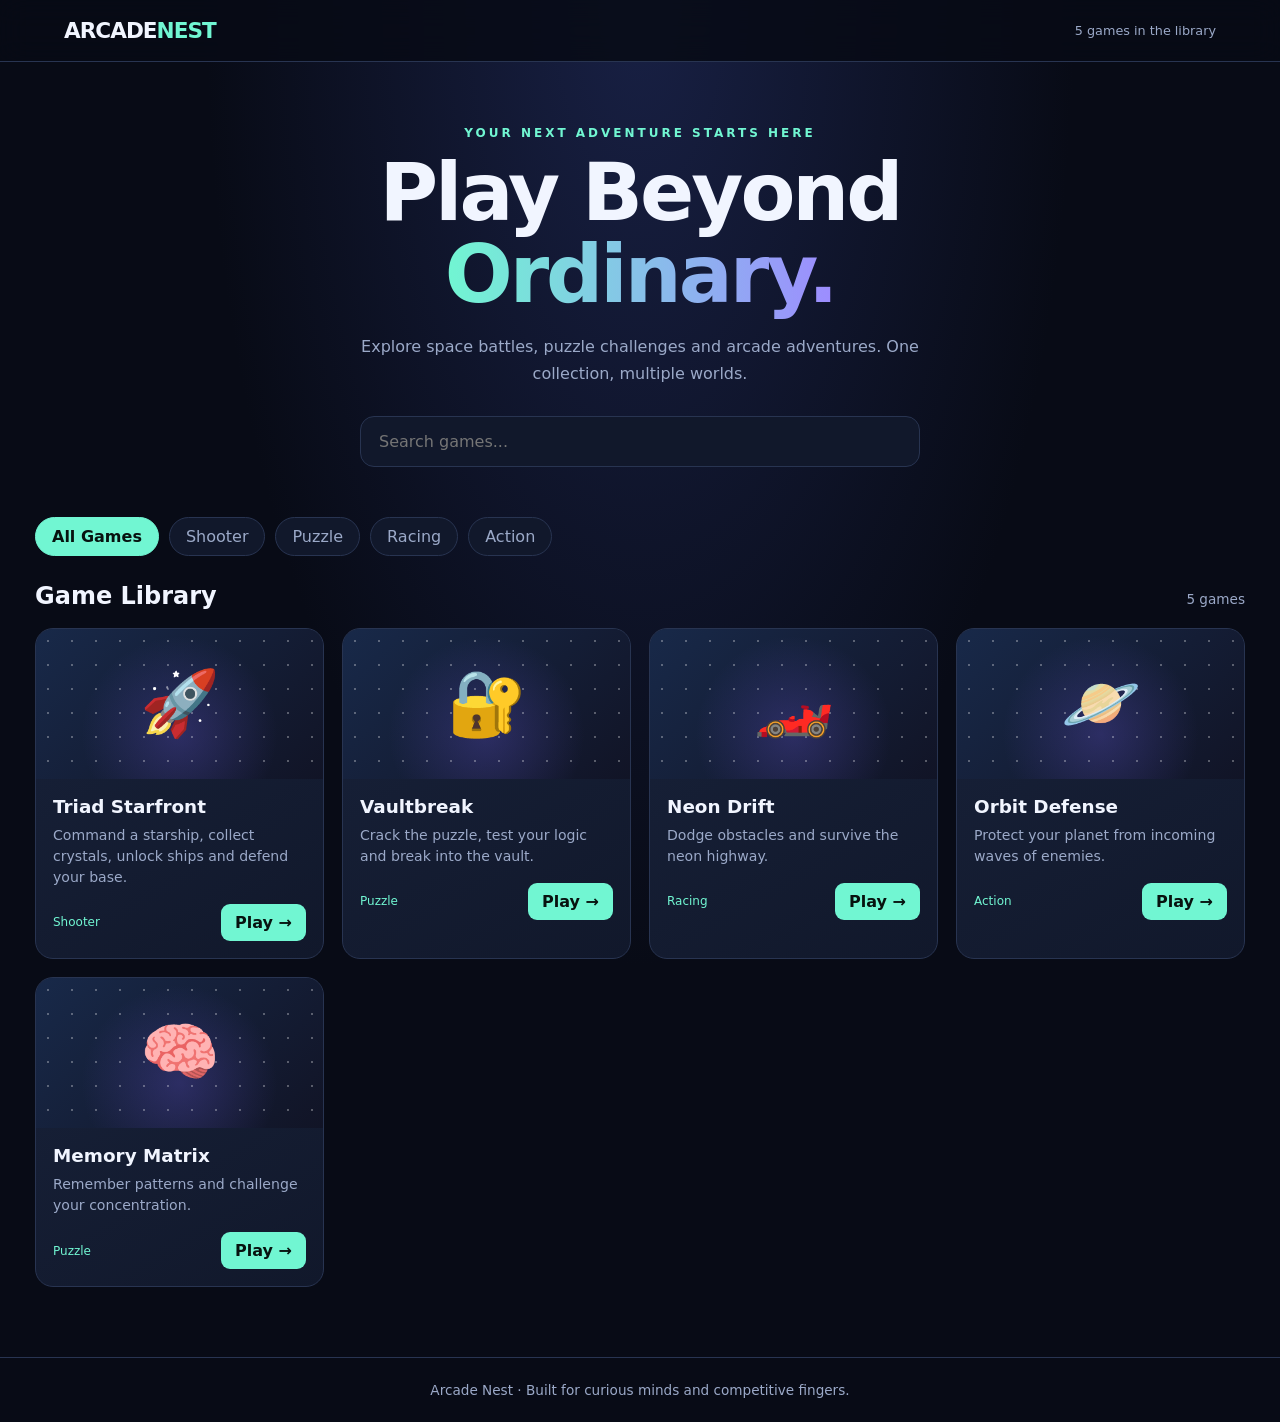
<file: index.html>
<!DOCTYPE html>
<html lang="en">
<head>
  <meta name="google-site-verification" content="3nID4ht8TWQpAiobn6CXA8mtwhDAMIKQcCTpIVv_ilw" />
  <meta charset="UTF-8">
  <meta name="viewport" content="width=device-width, initial-scale=1">
  <meta name="theme-color" content="#080b16">
  <title>Arcade Nest | Play Beyond</title>
  <style>
    :root {
      --bg: #080b16;
      --panel: #11182b;
      --panel2: #18223a;
      --text: #f1f5ff;
      --muted: #9ba9c8;
      --accent: #71f6d2;
      --accent2: #9d8cff;
      --border: #283451;
    }

    * { box-sizing: border-box; }

    body {
      margin: 0;
      background:
        radial-gradient(ellipse at top, #182044 0%, transparent 48%),
        var(--bg);
      color: var(--text);
      font-family: system-ui, -apple-system, sans-serif;
      min-height: 100vh;
    }

    button, input { font: inherit; }

    button {
      cursor: pointer;
      border: 0;
    }

    .topbar {
      display: flex;
      align-items: center;
      justify-content: space-between;
      gap: 16px;
      padding: 18px clamp(16px, 5vw, 64px);
      border-bottom: 1px solid var(--border);
      background: #080b16dc;
      position: sticky;
      top: 0;
      z-index: 5;
      backdrop-filter: blur(14px);
    }

    .logo {
      font-size: 1.35rem;
      font-weight: 900;
      letter-spacing: -1px;
    }

    .logo span { color: var(--accent); }

    .status {
      color: var(--muted);
      font-size: .8rem;
    }

    .hero {
      padding: 64px 20px 38px;
      text-align: center;
    }

    .eyebrow {
      color: var(--accent);
      text-transform: uppercase;
      letter-spacing: 3px;
      font-weight: 800;
      font-size: .75rem;
    }

    h1 {
      margin: 12px 0;
      font-size: clamp(2.4rem, 8vw, 5rem);
      line-height: 1.02;
      letter-spacing: -3px;
    }

    h1 span {
      background: linear-gradient(90deg, var(--accent), var(--accent2));
      -webkit-background-clip: text;
      background-clip: text;
      color: transparent;
    }

    .hero p {
      max-width: 570px;
      margin: 18px auto 28px;
      color: var(--muted);
      line-height: 1.7;
    }

    .search-wrap {
      width: min(560px, 100%);
      margin: auto;
    }

    #search {
      width: 100%;
      padding: 15px 18px;
      border: 1px solid var(--border);
      border-radius: 14px;
      outline: none;
      background: var(--panel);
      color: var(--text);
    }

    #search:focus { border-color: var(--accent); }

    main {
      max-width: 1250px;
      padding: 0 20px 70px;
      margin: auto;
    }

    .toolbar {
      display: flex;
      flex-wrap: wrap;
      align-items: center;
      gap: 10px;
      margin: 12px 0 26px;
    }

    .filter {
      background: var(--panel);
      color: var(--muted);
      border: 1px solid var(--border);
      border-radius: 999px;
      padding: 9px 16px;
    }

    .filter.active {
      color: #07120f;
      background: var(--accent);
      border-color: var(--accent);
      font-weight: 800;
    }

    .section-heading {
      display: flex;
      justify-content: space-between;
      align-items: baseline;
      gap: 12px;
      margin-bottom: 18px;
    }

    .section-heading h2 {
      margin: 0;
      font-size: 1.5rem;
    }

    #count {
      color: var(--muted);
      font-size: .85rem;
    }

    .grid {
      display: grid;
      grid-template-columns: repeat(auto-fill, minmax(min(100%, 250px), 1fr));
      gap: 18px;
    }

    .card {
      overflow: hidden;
      background: linear-gradient(150deg, var(--panel2), var(--panel));
      border: 1px solid var(--border);
      border-radius: 18px;
      transition: transform .2s, border-color .2s;
    }

    .card:hover {
      transform: translateY(-5px);
      border-color: var(--accent);
    }

    .cover {
      height: 150px;
      display: grid;
      place-items: center;
      font-size: 4rem;
      background:
        radial-gradient(circle at 50% 70%, #5146a966, transparent 55%),
        linear-gradient(135deg, #182949, #111426);
      position: relative;
    }

    .cover::after {
      content: "";
      position: absolute;
      inset: 0;
      opacity: .3;
      background-image: radial-gradient(#fff 1px, transparent 1px);
      background-size: 24px 24px;
    }

    .cover span { z-index: 1; }

    .card-content { padding: 17px; }

    .card h3 {
      margin: 0 0 8px;
      font-size: 1.15rem;
    }

    .card p {
      min-height: 42px;
      margin: 0 0 16px;
      color: var(--muted);
      font-size: .88rem;
      line-height: 1.5;
    }

    .card-bottom {
      display: flex;
      justify-content: space-between;
      align-items: center;
      gap: 10px;
    }

    .tag {
      color: var(--accent);
      font-size: .75rem;
      text-transform: capitalize;
    }

    .play {
      background: var(--accent);
      color: #07120f;
      border-radius: 9px;
      padding: 9px 14px;
      font-weight: 850;
    }

    .play:hover { filter: brightness(1.1); }

    .empty, .message {
      color: var(--muted);
      text-align: center;
      padding: 35px 12px;
      line-height: 1.6;
    }

    footer {
      border-top: 1px solid var(--border);
      padding: 24px 16px;
      text-align: center;
      color: var(--muted);
      font-size: .85rem;
    }

    .modal {
      position: fixed;
      inset: 0;
      z-index: 20;
      display: none;
      background: #03050beF;
      padding: 12px;
    }

    .modal.open { display: flex; flex-direction: column; }

    .modal-bar {
      display: flex;
      justify-content: space-between;
      align-items: center;
      gap: 12px;
      padding: 8px 4px 12px;
    }

    #gameTitle {
      font-weight: 850;
      overflow-wrap: anywhere;
    }

    .close {
      background: #26324d;
      color: white;
      border-radius: 9px;
      padding: 10px 15px;
    }

    #gameFrame {
      flex: 1;
      width: 100%;
      min-height: 0;
      background: #080b16;
      border: 1px solid var(--border);
      border-radius: 12px;
    }

    @media (max-width: 500px) {
      .hero { padding-top: 44px; }
      h1 { letter-spacing: -1.5px; }
      .status { display: none; }
    }
  </style>
</head>
<body>
  <header class="topbar">
    <div class="logo">ARCADE<span>NEST</span></div>
    <div class="status" id="siteStatus">Loading game library...</div>
  </header>

  <section class="hero">
    <div class="eyebrow">Your next adventure starts here</div>
    <h1>Play Beyond<br><span>Ordinary.</span></h1>
    <p>
      Explore space battles, puzzle challenges and arcade adventures.
      One collection, multiple worlds.
    </p>
    <div class="search-wrap">
      <input id="search" type="search"
        placeholder="Search games..." aria-label="Search games">
    </div>
  </section>

  <main>
    <div class="toolbar" id="filters">
      <button class="filter active" data-category="all">All Games</button>
    </div>

    <div class="section-heading">
      <h2>Game Library</h2>
      <span id="count">Loading...</span>
    </div>

    <div class="grid" id="gameGrid"></div>
    <div class="empty" id="emptyState" hidden>
      No games found. Try another search or category.
    </div>
  </main>

  <footer>
    Arcade Nest · Built for curious minds and competitive fingers.
  </footer>

  <div class="modal" id="gameModal" role="dialog"
       aria-modal="true" aria-label="Game window">
    <div class="modal-bar">
      <span id="gameTitle">Game</span>
      <button class="close" id="closeGame">✕ Close Game</button>
    </div>
    <iframe id="gameFrame" title="Game"
      allow="fullscreen; autoplay"
      referrerpolicy="strict-origin-when-cross-origin"></iframe>
  </div>

  <script>
    (() => {
      "use strict";

      const grid = document.getElementById("gameGrid");
      const search = document.getElementById("search");
      const filters = document.getElementById("filters");
      const count = document.getElementById("count");
      const emptyState = document.getElementById("emptyState");
      const status = document.getElementById("siteStatus");
      const modal = document.getElementById("gameModal");
      const frame = document.getElementById("gameFrame");
      const gameTitle = document.getElementById("gameTitle");

      let games = [];
      let activeCategory = "all";

      const icons = {
        arcade: "🚀",
        action: "⚡",
        puzzle: "🧩",
        strategy: "🧠",
        racing: "🏎️",
        shooter: "🌌"
      };

      function safeText(value, fallback = "") {
        return typeof value === "string" ? value : fallback;
      }

      function normalisePath(path) {
        // Resolve paths relative to this website, not the domain root.
        return new URL(path, document.baseURI).href;
      }

      function renderFilters() {
        const categories = [...new Set(
          games.map(g => safeText(g.category, "other").toLowerCase())
        )];

        filters.innerHTML = "";

        const all = ["all", ...categories];

        all.forEach(category => {
          const button = document.createElement("button");
          button.className =
            "filter" + (category === activeCategory ? " active" : "");
          button.dataset.category = category;
          button.textContent =
            category === "all"
              ? "All Games"
              : category.charAt(0).toUpperCase() + category.slice(1);

          filters.appendChild(button);
        });
      }

      function renderGames() {
        const query = search.value.trim().toLowerCase();

        const visible = games.filter(game => {
          const category = safeText(game.category, "other").toLowerCase();
          const searchable = [
            game.name,
            game.description,
            game.category,
            ...(Array.isArray(game.tags) ? game.tags : [])
          ].map(v => safeText(v)).join(" ").toLowerCase();

          return (activeCategory === "all" ||
                  category === activeCategory) &&
                 searchable.includes(query);
        });

        grid.replaceChildren();
        count.textContent = `${visible.length} game${visible.length === 1 ? "" : "s"}`;
        emptyState.hidden = visible.length !== 0;

        visible.forEach(game => {
          const card = document.createElement("article");
          card.className = "card";

          const cover = document.createElement("div");
          cover.className = "cover";

          const icon = document.createElement("span");
          icon.textContent = safeText(
            game.icon,
            icons[safeText(game.category).toLowerCase()] || "🎮"
          );
          cover.appendChild(icon);

          const content = document.createElement("div");
          content.className = "card-content";

          const title = document.createElement("h3");
          title.textContent = safeText(game.name, "Untitled Game");

          const description = document.createElement("p");
          description.textContent = safeText(
            game.description, "An adventure awaits."
          );

          const bottom = document.createElement("div");
          bottom.className = "card-bottom";

          const tag = document.createElement("span");
          tag.className = "tag";
          tag.textContent = safeText(game.category, "other");

          const play = document.createElement("button");
          play.className = "play";
          play.textContent = "Play →";
          play.addEventListener("click", () => launchGame(game));

          bottom.append(tag, play);
          content.append(title, description, bottom);
          card.append(cover, content);
          grid.appendChild(card);
        });
      }

      function launchGame(game) {
        if (!game || typeof game.entry !== "string") {
          alert("This game has no valid entry file.");
          return;
        }

        const gameUrl = normalisePath(game.entry);
        gameTitle.textContent = safeText(game.name, "Game");
        modal.classList.add("open");
        document.body.style.overflow = "hidden";

        // HTML games load directly. JavaScript games use a small host page
        // that imports their module.
        if (gameUrl.endsWith(".html")) {
          frame.src = gameUrl;
        } else if (gameUrl.endsWith(".js")) {
          const escapedUrl = JSON.stringify(gameUrl);
          const escapedName = JSON.stringify(
            safeText(game.name, "Arcade Nest Game")
          );

          const host = `<!DOCTYPE html>
<html lang="en">
<head>
<meta charset="UTF-8">
<meta name="viewport" content="width=device-width,initial-scale=1">
<title>${safeText(game.name, "Game").replace(/[<&>"]/g, "")}</title>
<style>
html,body{margin:0;width:100%;height:100%;overflow:hidden;background:#080b16;color:#fff;font-family:system-ui}
#game-root{width:100%;height:100%}
#error{padding:24px;color:#ffb4b4;white-space:pre-wrap}
</style>
</head>
<body>
<div id="game-root"></div>
<div id="error"></div>
<script type="module">
try {
 const module = await import(${escapedUrl});
 if (typeof module.mount === "function") {
   await module.mount(document.getElementById("game-root"));
 } else if (typeof module.default === "function") {
   await module.default(document.getElementById("game-root"));
 } else {
   throw new Error("Game module must export mount(root) or a default function.");
 }
} catch (e) {
 document.getElementById("error").textContent =
   "Could not load this game: " + e.message;
 console.error(e);
}
<\/script>
</body>
</html>`;

          frame.srcdoc = host;
        } else {
          alert("Unsupported game file. Use an .html or .js entry.");
          closeGame();
        }
      }

      function closeGame() {
        modal.classList.remove("open");
        frame.removeAttribute("src");
        frame.removeAttribute("srcdoc");
        document.body.style.overflow = "";
      }

      filters.addEventListener("click", event => {
        const button = event.target.closest("button[data-category]");
        if (!button) return;

        activeCategory = button.dataset.category;
        renderFilters();
        renderGames();
      });

      search.addEventListener("input", renderGames);
      document.getElementById("closeGame").addEventListener("click", closeGame);

      document.addEventListener("keydown", event => {
        if (event.key === "Escape" && modal.classList.contains("open")) {
          closeGame();
        }
      });

      async function init() {
        try {
          const response = await fetch("./games.json", { cache: "no-store" });
          if (!response.ok) {
            throw new Error(`games.json returned HTTP ${response.status}`);
          }

          const data = await response.json();
          if (!Array.isArray(data)) {
            throw new Error("games.json must contain a JSON array.");
          }

          games = data.filter(game =>
            game &&
            typeof game.id === "string" &&
            typeof game.name === "string" &&
            typeof game.entry === "string"
          );

          renderFilters();
          renderGames();
          status.textContent = `${games.length} games in the library`;
        } catch (error) {
          console.error(error);
          status.textContent = "Game library could not load";
          count.textContent = "Library error";
          emptyState.hidden = false;
          emptyState.textContent =
            "Could not load games.json. Check that it exists in the repository root and contains valid JSON.";
        }
      }

      init();
    })();
  </script>
</body>
</html>
</file>
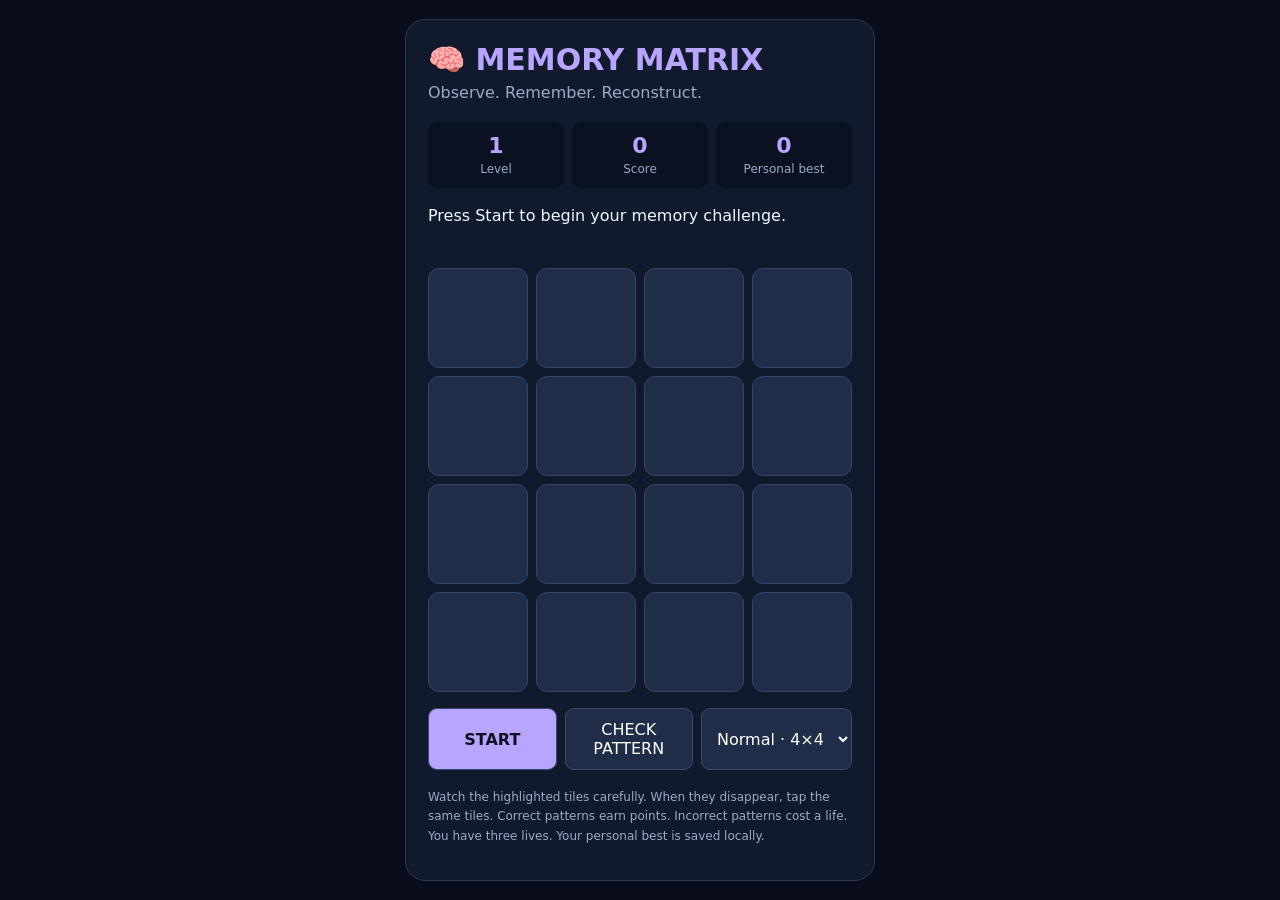
<file: games/memory-matrix/index.html>
<!DOCTYPE html>
<html lang="en">
<head>
<meta charset="UTF-8">
<meta name="viewport" content="width=device-width,initial-scale=1">
<title>Memory Matrix | Arcade Nest</title>
<style>
*{box-sizing:border-box}
body{margin:0;min-height:100vh;background:#090d1b;color:#f1f5ff;font-family:system-ui,sans-serif;display:grid;place-items:center;padding:16px}
.app{width:min(470px,100%);padding:22px;background:#111a2d;border:1px solid #293956;border-radius:20px}
h1{margin:0;color:#b7a5ff;font-size:30px}
.sub{color:#9baac7;margin:6px 0 20px}
.stats{display:grid;grid-template-columns:repeat(3,1fr);gap:8px}
.stat{background:#0a1222;padding:11px 4px;text-align:center;border-radius:9px}
.stat strong{display:block;color:#b7a5ff;font-size:22px}
.stat span{color:#9baac7;font-size:12px}
#message{min-height:48px;line-height:1.5;margin:16px 0}
#grid{display:grid;grid-template-columns:repeat(4,minmax(0,1fr));gap:8px}
.tile{aspect-ratio:1;background:#202d48;border:1px solid #344768;border-radius:11px;padding:0;transition:background .12s,transform .12s}
.tile:active{transform:scale(.95)}
.tile.active{background:#b7a5ff;border-color:#e1d9ff;box-shadow:0 0 20px #a18aff66}
.tile.correct{background:#72f6d2;border-color:#c1ffef}
.tile.wrong{background:#ff6480;border-color:#ffc2cd}
button,select{font:inherit}
.controls{display:flex;gap:8px;flex-wrap:wrap;margin-top:16px}
.controls button,.controls select{flex:1;padding:11px;border-radius:9px;background:#202d48;color:white;border:1px solid #394b6b;cursor:pointer}
.controls .primary{background:#b7a5ff;color:#0c1020;font-weight:900}
.note{color:#9baac7;font-size:12px;line-height:1.6;margin-top:18px}
</style>
</head>
<body>
<div class="app">
<h1>🧠 MEMORY MATRIX</h1>
<p class="sub">Observe. Remember. Reconstruct.</p>
<div class="stats">
<div class="stat"><strong id="level">1</strong><span>Level</span></div>
<div class="stat"><strong id="score">0</strong><span>Score</span></div>
<div class="stat"><strong id="best">0</strong><span>Personal best</span></div>
</div>
<p id="message">Press Start to begin your memory challenge.</p>
<div id="grid"></div>
<div class="controls">
<button class="primary" id="start">START</button>
<button id="check">CHECK PATTERN</button>
<select id="difficulty" aria-label="Grid difficulty">
<option value="3">Easy · 3×3</option>
<option value="4" selected>Normal · 4×4</option>
<option value="5">Hard · 5×5</option>
</select>
</div>
<p class="note">
Watch the highlighted tiles carefully. When they disappear, tap the same tiles.
Correct patterns earn points. Incorrect patterns cost a life.
You have three lives. Your personal best is saved locally.
</p>
</div>
<script>
(()=>{
const $=id=>document.getElementById(id);
const grid=$("grid");
let size=4,pattern=[],chosen=new Set(),level=1,score=0,lives=3;
let active=false,showing=false,locked=false,timer=null;
let best=Number(localStorage.getItem("memoryMatrixBest")||0);
$("best").textContent=best;

function buildGrid(){
 grid.style.gridTemplateColumns=`repeat(${size},minmax(0,1fr))`;
 grid.replaceChildren();
 for(let i=0;i<size*size;i++){
  const b=document.createElement("button");
  b.className="tile";b.type="button";
  b.setAttribute("aria-label",`Tile ${i+1}`);
  b.addEventListener("click",()=>toggle(i,b));
  grid.appendChild(b);
 }
}

function update(){
 $("level").textContent=level;
 $("score").textContent=score;
 $("best").textContent=best;
}

function setMessage(text){$("message").textContent=text}

function newRound(){
 clearTimeout(timer);
 size=Number($("difficulty").value);
 buildGrid();
 pattern=[];chosen.clear();showing=true;locked=true;
 const total=size*size;
 const number=Math.min(total-1,level+2);
 while(pattern.length<number){
  const n=Math.floor(Math.random()*total);
  if(!pattern.includes(n))pattern.push(n);
 }
 [...grid.children].forEach((b,i)=>{
  b.classList.remove("active","correct","wrong");
  if(pattern.includes(i))b.classList.add("active");
 });
 setMessage(`Memorize ${number} highlighted tiles!`);
 timer=setTimeout(()=>{
  [...grid.children].forEach(b=>b.classList.remove("active"));
  showing=false;locked=false;
  setMessage("Now recreate the pattern by tapping the correct tiles.");
 },Math.max(900,2100-level*55));
}

function start(){
 clearTimeout(timer);
 level=1;score=0;lives=3;active=true;
 newRound();update();
}

function toggle(i,button){
 if(!active||showing||locked||chosen.has(i))return;
 chosen.add(i);
 if(pattern.includes(i))button.classList.add("correct");
 else button.classList.add("wrong");
 setMessage(`${chosen.size} of ${pattern.length} tiles selected. Lives: ${lives}`);
}

function check(){
 if(!active||showing||locked)return;
 if(chosen.size!==pattern.length){
  setMessage(`Select exactly ${pattern.length} tiles before checking.`);
  return;
 }
 locked=true;
 const correct=pattern.every(i=>chosen.has(i));
 if(correct){
  score+=level*10;
  best=Math.max(best,score);
  localStorage.setItem("memoryMatrixBest",String(best));
  setMessage(`Perfect! +${level*10} points. Preparing level ${level+1}...`);
  level++;
  update();
  timer=setTimeout(newRound,1000);
 }else{
  lives--;
  update();
  pattern.forEach(i=>grid.children[i].classList.add("active"));
  if(lives<=0){
   active=false;
   best=Math.max(best,score);
   localStorage.setItem("memoryMatrixBest",String(best));
   update();
   setMessage(`Game over! Final score: ${score}. Press Start to try again.`);
   $("start").textContent="PLAY AGAIN";
  }else{
   setMessage(`Incorrect pattern! ${lives} ${lives===1?"life":"lives"} remaining. Watch the pattern again.`);
   timer=setTimeout(()=>{
    pattern.forEach(i=>grid.children[i].classList.remove("active"));
    locked=false;showing=false;
    chosen.clear();
    [...grid.children].forEach(b=>b.classList.remove("correct","wrong"));
    setMessage("Try selecting the pattern again.");
   },900);
  }
 }
}

$("start").addEventListener("click",start);
$("check").addEventListener("click",check);
$("difficulty").addEventListener("change",()=>{
 if(active)start();else{size=Number($("difficulty").value);buildGrid()}
});
buildGrid();update();
})();
</script>
</body>
</html>
</file>
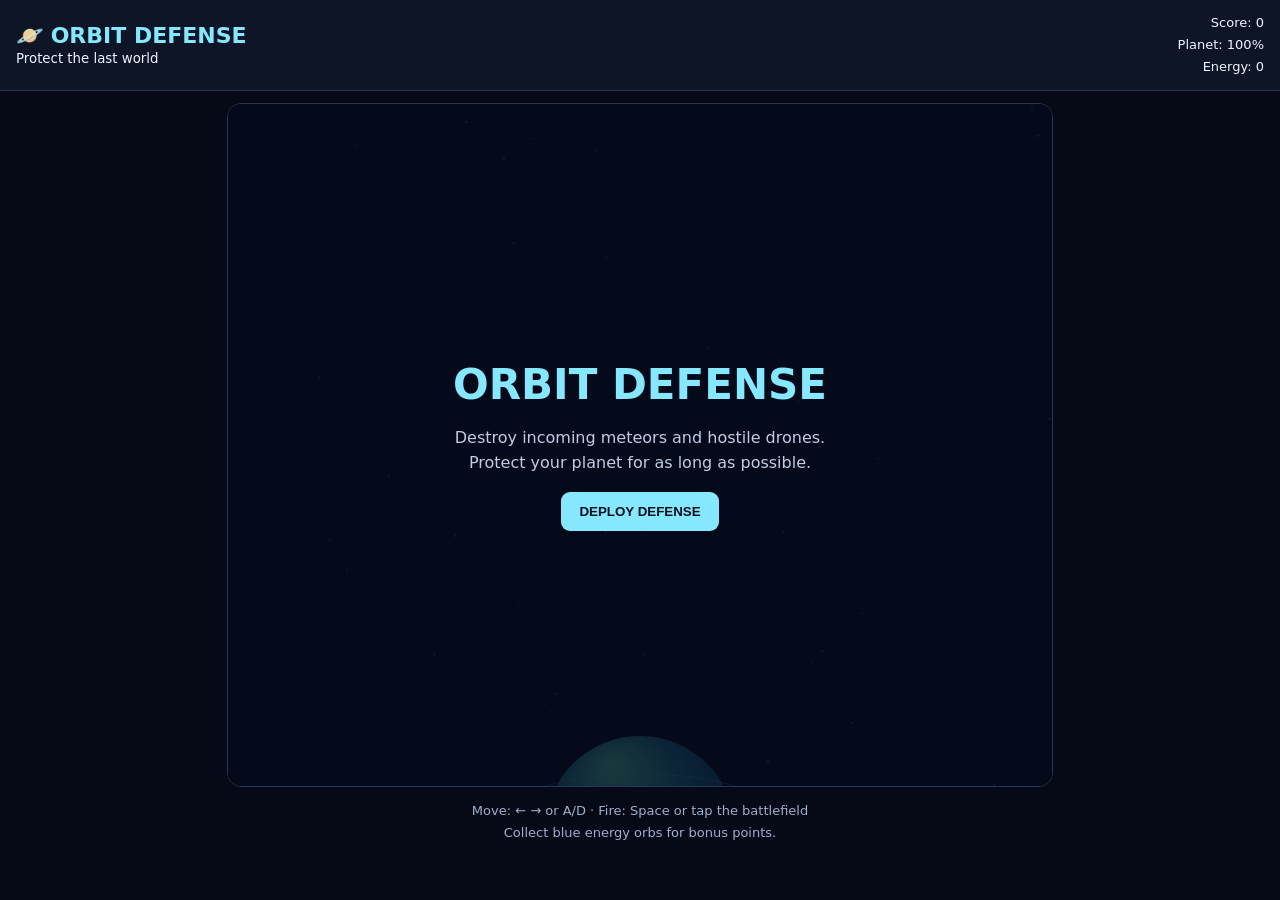
<file: games/orbit-defense/index.html>
<!DOCTYPE html>
<html lang="en">
<head>
<meta charset="UTF-8">
<meta name="viewport" content="width=device-width,initial-scale=1,maximum-scale=1">
<title>Orbit Defense | Arcade Nest</title>
<style>
*{box-sizing:border-box}
body{margin:0;background:#060a16;color:#eef5ff;font-family:system-ui,sans-serif}
header{padding:12px 16px;display:flex;justify-content:space-between;align-items:center;background:#0d1527;border-bottom:1px solid #253451}
h1{margin:0;font-size:22px;color:#85e8ff}
#stats{font-size:13px;text-align:right;line-height:1.7}
main{width:min(850px,100%);margin:auto;padding:12px}
#wrap{position:relative;width:100%;aspect-ratio:4/5;max-height:76vh;background:#070d20;border:1px solid #263656;border-radius:14px;overflow:hidden}
canvas{width:100%;height:100%;display:block;touch-action:none}
#overlay{position:absolute;inset:0;display:grid;place-items:center;background:#050a19c9;text-align:center;padding:20px}
#overlay h2{font-size:clamp(27px,6vw,42px);margin:0;color:#85e8ff}
#overlay p{line-height:1.6;color:#c0cde4}
button{padding:12px 18px;background:#85e8ff;color:#07101c;border:0;border-radius:9px;font-weight:900;cursor:pointer}
.help{color:#9eafcc;text-align:center;font-size:13px;line-height:1.7}
.hidden{display:none!important}
</style>
</head>
<body>
<header>
<div><h1>🪐 ORBIT DEFENSE</h1><small>Protect the last world</small></div>
<div id="stats">Score: 0<br>Planet: 100%<br>Energy: 0</div>
</header>
<main>
<div id="wrap">
<canvas id="game"></canvas>
<div id="overlay">
<div>
<h2>ORBIT DEFENSE</h2>
<p>Destroy incoming meteors and hostile drones.<br>Protect your planet for as long as possible.</p>
<button id="start">DEPLOY DEFENSE</button>
</div>
</div>
</div>
<p class="help">Move: ← → or A/D · Fire: Space or tap the battlefield<br>Collect blue energy orbs for bonus points.</p>
</main>
<script>
(()=>{
const canvas=document.getElementById("game"),ctx=canvas.getContext("2d");
const $=id=>document.getElementById(id);
let W=400,H=500,dpr=1,last=0,running=false;
let player,shots=[],enemies=[],particles=[],orbs=[],stars=[];
let score=0,energy=0,wave=1,spawn=0,fire=0,keys={},pointerX=null;
let best=Number(localStorage.getItem("orbitDefenseBest")||0);

function resize(){
 const r=canvas.getBoundingClientRect();
 dpr=Math.min(devicePixelRatio||1,2);
 W=r.width;H=r.height;
 canvas.width=Math.round(W*dpr);canvas.height=Math.round(H*dpr);
 ctx.setTransform(dpr,0,0,dpr,0,0);
 stars=Array.from({length:75},()=>({x:Math.random()*W,y:Math.random()*H,s:10+Math.random()*35,r:Math.random()*1.5+.4}));
 if(player)player.x=Math.min(W-20,Math.max(20,player.x));
}
new ResizeObserver(resize).observe(canvas);

function start(){
 score=0;energy=0;wave=1;spawn=0;fire=0;
 player={x:W/2,hp:100};
 shots=[];enemies=[];particles=[];orbs=[];
 running=true;$("overlay").classList.add("hidden");
 updateStats();
}

function updateStats(){
 $("stats").innerHTML=`Score: ${score} · Best: ${Math.max(best,score)}<br>Planet: ${Math.max(0,Math.ceil(player?.hp??100))}%<br>Energy: ${energy} · Wave ${wave}`;
}

function spawnEnemy(){
 const r=Math.random();
 enemies.push({
  x:20+Math.random()*(W-40),y:-18,
  r:r>.8?15:10,
  hp:r>.8?3:1,
  speed:35+Math.random()*25+wave*4,
  drift:(Math.random()-.5)*35,
  kind:r>.8?"drone":"meteor"
 });
}

function burst(x,y,color){
 for(let i=0;i<10;i++){
  const a=Math.random()*Math.PI*2,s=20+Math.random()*100;
  particles.push({x,y,vx:Math.cos(a)*s,vy:Math.sin(a)*s,t:.4+Math.random()*.4,color});
 }
}

function shoot(){
 if(fire>0||!running)return;
 fire=.18;
 shots.push({x:player.x,y:H-55,vy:-360});
}

function end(){
 running=false;
 best=Math.max(best,score);
 localStorage.setItem("orbitDefenseBest",best);
 $("overlay").classList.remove("hidden");
 $("overlay").innerHTML=`<div><h2>PLANET LOST</h2><p>Score: ${score}<br>Best: ${best}<br>Energy collected: ${energy}</p><button id="restart">REDEPLOY</button></div>`;
 $("restart").onclick=start;
}

function update(dt){
 if(!running)return;
 fire=Math.max(0,fire-dt);
 spawn+=dt;
 if(spawn>Math.max(.25,1.05-wave*.055)){
  spawn=0;spawnEnemy();
 }
 if(score>0&&score%250<2)wave=Math.max(wave,1+Math.floor(score/250));

 let dir=(keys.ArrowLeft||keys.a?-1:0)+(keys.ArrowRight||keys.d?1:0);
 if(pointerX!==null)player.x+=(pointerX-player.x)*Math.min(1,dt*12);
 else player.x+=dir*240*dt;
 player.x=Math.max(16,Math.min(W-16,player.x));
 if(keys.Space)shoot();

 for(const s of shots)s.y+=s.vy*dt;
 shots=shots.filter(s=>s.y>-10);

 for(const e of enemies){
  e.y+=e.speed*dt;e.x+=e.drift*dt;
  if(e.x<e.r||e.x>W-e.r)e.drift*=-1;
  if(e.y>H-48){
   e.dead=true;player.hp-=e.kind==="drone"?15:9;
   burst(W/2,H-25,"#ff5675");
   if(player.hp<=0){player.hp=0;end();return}
  }
  if(Math.hypot(e.x-player.x,e.y-(H-55))<e.r+12){
   e.dead=true;player.hp-=12;
   if(player.hp<=0){player.hp=0;end();return}
  }
  for(const s of shots){
   if(!s.dead&&!e.dead&&Math.hypot(s.x-e.x,s.y-e.y)<e.r+4){
    s.dead=true;e.hp--;
    burst(s.x,s.y,"#85e8ff");
    if(e.hp<=0){
     e.dead=true;score+=10;
     if(Math.random()<.28)orbs.push({x:e.x,y:e.y,r:6,vy:70});
    }
   }
  }
 }
 enemies=enemies.filter(e=>!e.dead&&e.y<H+30);
 shots=shots.filter(s=>!s.dead);

 for(const o of orbs){
  o.y+=o.vy*dt;
  if(Math.hypot(o.x-player.x,o.y-(H-55))<22){
   o.dead=true;energy++;score+=25;
  }
 }
 orbs=orbs.filter(o=>!o.dead&&o.y<H+20);

 for(const p of particles){p.x+=p.vx*dt;p.y+=p.vy*dt;p.t-=dt}
 particles=particles.filter(p=>p.t>0);
 for(const s of stars){s.y+=s.s*dt;if(s.y>H){s.y=0;s.x=Math.random()*W}}
 updateStats();
}

function draw(){
 ctx.clearRect(0,0,W,H);
 ctx.fillStyle="#070d20";ctx.fillRect(0,0,W,H);
 for(const s of stars){ctx.fillStyle="#b5d8ff";ctx.globalAlpha=.4;ctx.fillRect(s.x,s.y,s.r,s.r)}
 ctx.globalAlpha=1;

 // Planet
 const px=W/2,py=H+45,pr=Math.min(W*.25,95);
 const g=ctx.createRadialGradient(px-pr*.3,py-pr*.7,3,px,py,pr*1.6);
 g.addColorStop(0,"#65e8c5");g.addColorStop(.4,"#248aab");g.addColorStop(1,"#101a52");
 ctx.fillStyle=g;ctx.beginPath();ctx.arc(px,py,pr,0,Math.PI*2);ctx.fill();

 // Defensive orbit
 ctx.strokeStyle="#6cd8ff55";ctx.lineWidth=1;
 ctx.beginPath();ctx.ellipse(px,py-5,pr*1.55,pr*.55,0,Math.PI,Math.PI*2);ctx.stroke();

 if(player){
  ctx.save();ctx.translate(player.x,H-55);
  ctx.fillStyle="#85e8ff";ctx.shadowColor="#85e8ff";ctx.shadowBlur=15;
  ctx.beginPath();ctx.moveTo(0,-17);ctx.lineTo(13,12);ctx.lineTo(0,7);ctx.lineTo(-13,12);ctx.closePath();ctx.fill();
  ctx.restore();
 }

 ctx.fillStyle="#85e8ff";
 for(const s of shots){ctx.fillRect(s.x-2,s.y-8,4,14)}
 for(const e of enemies){
  ctx.fillStyle=e.kind==="drone"?"#ff688b":"#ffb86b";
  ctx.beginPath();
  for(let i=0;i<7;i++){
   const a=i*Math.PI*2/7,r=e.r*(i%2?.72:1);
   const x=e.x+Math.cos(a)*r,y=e.y+Math.sin(a)*r;
   if(i===0)ctx.moveTo(x,y);else ctx.lineTo(x,y);
  }
  ctx.closePath();ctx.fill();
 }
 for(const o of orbs){
  ctx.fillStyle="#72f6d2";ctx.shadowColor="#72f6d2";ctx.shadowBlur=12;
  ctx.beginPath();ctx.arc(o.x,o.y,o.r,0,Math.PI*2);ctx.fill();ctx.shadowBlur=0;
 }
 for(const p of particles){
  ctx.globalAlpha=Math.max(0,p.t);ctx.fillStyle=p.color;ctx.fillRect(p.x,p.y,3,3);
 }
 ctx.globalAlpha=1;
}

function loop(now){
 const dt=Math.min(.035,(now-last)/1000||0);last=now;
 update(dt);draw();requestAnimationFrame(loop);
}
addEventListener("keydown",e=>{
 if(["ArrowLeft","ArrowRight","Space"].includes(e.code))e.preventDefault();
 keys[e.key===" "?"Space":e.key]=true;
 if(e.code==="Space")keys.Space=true;
});
addEventListener("keyup",e=>{
 keys[e.key===" "?"Space":e.key]=false;
 if(e.code==="Space")keys.Space=false;
});
canvas.addEventListener("pointermove",e=>{
 const r=canvas.getBoundingClientRect();pointerX=e.clientX-r.left;
});
canvas.addEventListener("pointerleave",()=>pointerX=null);
canvas.addEventListener("pointerdown",()=>{if(running)shoot()});
$("start").onclick=start;
resize();requestAnimationFrame(loop);
})();
</script>
</body>
</html>
</file>
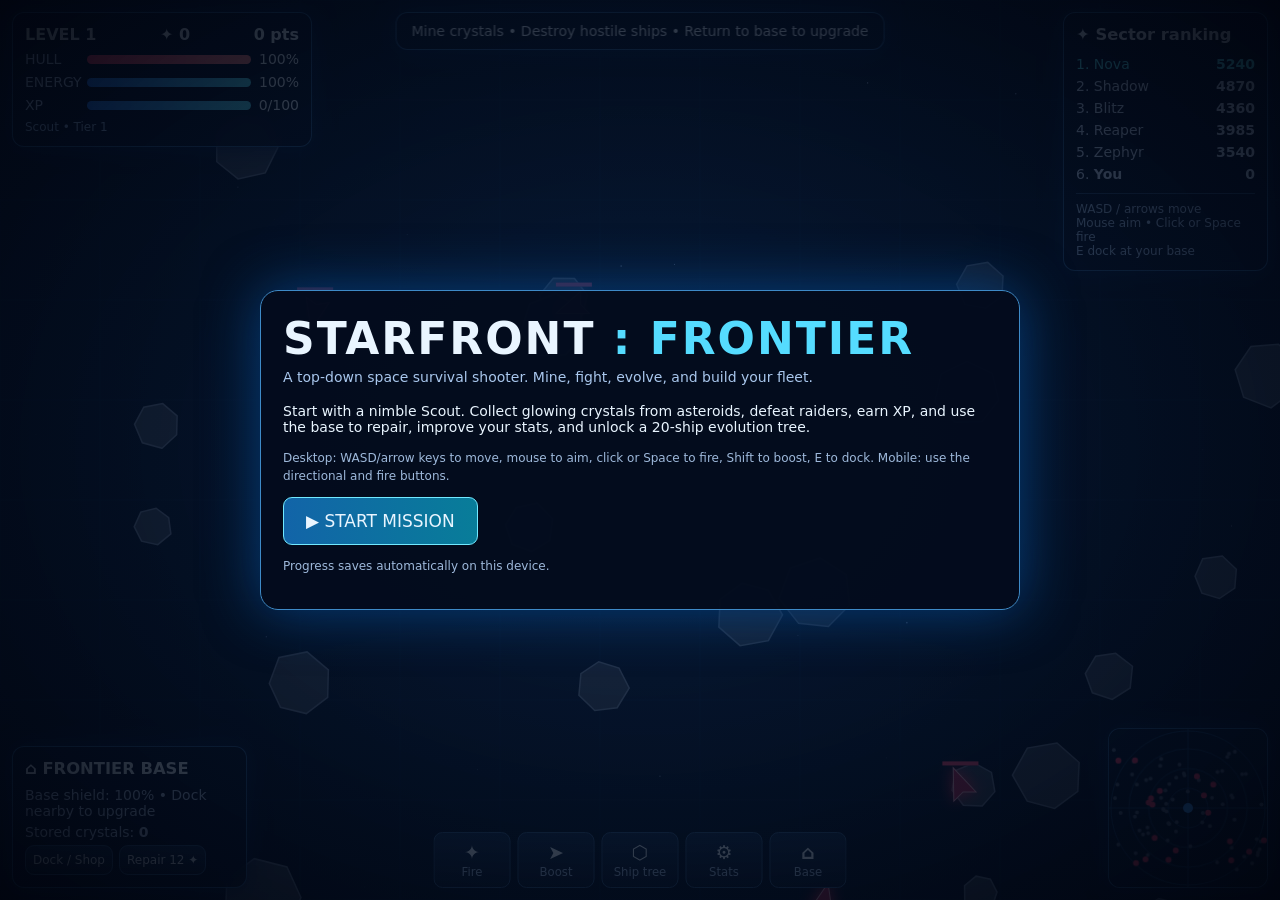
<file: games/starfront/index.html>
<!DOCTYPE html>
<html lang="en">
<head>
<meta charset="UTF-8">
<meta name="viewport" content="width=device-width, initial-scale=1, maximum-scale=1, user-scalable=no">
<title>Starfront: Frontier</title>
<style>
:root{color-scheme:dark;--cyan:#50d8ff;--blue:#237cff;--panel:rgba(5,13,31,.91);--line:rgba(87,177,255,.45)}
*{box-sizing:border-box}html,body{margin:0;width:100%;height:100%;overflow:hidden;background:#020611;color:#e9f5ff;font:14px system-ui,Segoe UI,Arial}button{font:inherit;color:inherit;cursor:pointer;border:1px solid #31577f;background:linear-gradient(#132b4b,#09162b);border-radius:9px;padding:9px 12px}button:hover{border-color:var(--cyan);filter:brightness(1.2)}button:disabled{opacity:.35;cursor:not-allowed}canvas{display:block;width:100%;height:100%;touch-action:none}#hud{position:absolute;inset:0;pointer-events:none}.panel{background:var(--panel);border:1px solid var(--line);box-shadow:0 0 22px #061e46;border-radius:12px;backdrop-filter:blur(7px);pointer-events:auto}.top{position:absolute;top:12px;left:12px;width:min(300px,46vw);padding:12px}.row{display:flex;align-items:center;gap:8px;margin:7px 0}.row label{width:54px;color:#bcd5f4}.bar{height:9px;background:#172a46;border-radius:9px;overflow:hidden;flex:1}.bar i{display:block;height:100%;background:linear-gradient(90deg,#237cff,#53e5ff);width:100%}.bar.hp i{background:linear-gradient(90deg,#ff426a,#ff8585)}.topstats{display:flex;justify-content:space-between;gap:10px;font-weight:700;font-size:16px}.mission{position:absolute;top:12px;left:50%;transform:translateX(-50%);padding:10px 15px;max-width:44vw;text-align:center;white-space:nowrap}.right{position:absolute;right:12px;top:12px;width:205px;padding:12px}.right h3,.base h3{margin:0 0 9px}.leader{display:flex;justify-content:space-between;padding:3px 0;color:#d2e5ff}.leader:first-of-type{color:#58edff}.bottom{position:absolute;bottom:12px;left:50%;transform:translateX(-50%);display:flex;gap:7px;max-width:95vw;overflow-x:auto}.bottom button{min-width:77px;padding:8px}.bottom b{display:block;font-size:19px}.bottom small{color:#a9c5e9}.base{position:absolute;left:12px;bottom:12px;width:235px;padding:12px}.base p{margin:5px 0;color:#b5cbe9}.base-actions{display:flex;flex-wrap:wrap;gap:6px}.base-actions button{font-size:12px;padding:7px}.rightbottom{position:absolute;right:12px;bottom:12px;width:160px;height:160px}.rightbottom canvas{width:100%;height:100%;border-radius:12px}.overlay{position:absolute;inset:0;background:radial-gradient(ellipse at center,rgba(10,37,75,.56),rgba(1,5,15,.94));display:flex;align-items:center;justify-content:center;padding:16px;pointer-events:auto}.modal{width:min(760px,100%);max-height:94%;overflow:auto;padding:22px;background:rgba(4,12,29,.97);border:1px solid #3e8ac7;border-radius:18px;box-shadow:0 0 55px #063e7a}.modal h1{font-size:clamp(26px,5vw,44px);margin:0 0 5px;letter-spacing:2px}.sub{color:#a9c7ed;margin:0 0 18px}.tabs{display:flex;gap:7px;flex-wrap:wrap;margin:12px 0}.tabs button.active{border-color:#56e6ff;background:#123e62}.grid{display:grid;grid-template-columns:repeat(auto-fit,minmax(145px,1fr));gap:8px}.card{border:1px solid #284c75;border-radius:10px;padding:10px;background:#09172c}.card strong{display:block;font-size:14px}.card p{font-size:12px;color:#a8c2e2;min-height:32px;margin:5px 0}.card .cost{font-size:12px;color:#65e6ff;margin:5px 0}.card button{width:100%;padding:7px;font-size:12px}.shipicon{font-size:25px;color:#65dfff}.modalfoot{display:flex;justify-content:space-between;align-items:center;gap:8px;flex-wrap:wrap;margin-top:14px}.hidden{display:none!important}.hint{font-size:12px;color:#9eb9db;line-height:1.5}.toast{position:absolute;top:76px;left:50%;transform:translateX(-50%);background:#06152a;border:1px solid #4cbfff;padding:10px 16px;border-radius:9px;opacity:0;transition:opacity .2s;pointer-events:none}.toast.show{opacity:1}.touch{position:absolute;inset:0;display:none;pointer-events:none}.joystick{position:absolute;left:22px;bottom:24px;width:138px;height:138px;border:2px solid #66cfff88;border-radius:50%;background:radial-gradient(circle,#153d62aa,#07152aaa);box-shadow:inset 0 0 22px #2e9eff33;pointer-events:auto;touch-action:none}.stick{position:absolute;left:50%;top:50%;width:52px;height:52px;transform:translate(-50%,-50%);border-radius:50%;border:2px solid #b7f2ff;background:linear-gradient(145deg,#4bcbffdd,#1257a9dd);box-shadow:0 0 18px #2eaeff88;pointer-events:none}.touchActions{position:absolute;right:22px;bottom:24px;display:flex;align-items:flex-end;gap:12px;pointer-events:auto}.touchActions button{width:66px;height:66px;border-radius:50%;background:#07172bc9;touch-action:none}.touchActions .fire{width:78px;height:78px;background:#4a1534dd;border-color:#ff719b;font-size:22px}.touchActions .boost{background:#12375bdd;border-color:#55caff}.rotateNotice{display:none;position:absolute;inset:0;background:#020611;z-index:20;align-items:center;justify-content:center;text-align:center;padding:28px;font-size:20px}.rotateNotice span{display:block;font-size:44px;margin-bottom:14px}@media(max-width:900px) and (pointer:coarse){.touch{display:block}.bottom{bottom:8px;left:50%;transform:translateX(-50%);opacity:.9}.base{bottom:8px}.rightbottom{bottom:75px}}@media(orientation:portrait) and (max-width:700px){.rotateNotice{display:flex}.overlay{z-index:21}.modal{max-height:82vh}.top{width:45vw}.right{width:40vw}}@media(orientation:landscape) and (max-height:500px){.top{top:6px;left:7px;padding:7px;width:225px}.top .row{margin:4px 0}.mission{top:6px;padding:6px;font-size:11px}.right{top:6px;right:7px;padding:7px;width:150px}.rightbottom{right:7px;bottom:7px;width:95px;height:95px}.base{left:7px;bottom:7px;width:190px;padding:7px}.bottom{bottom:6px}.joystick{width:110px;height:110px;left:12px;bottom:12px}.stick{width:44px;height:44px}.touchActions{right:12px;bottom:12px}.touchActions button{width:52px;height:52px}.touchActions .fire{width:62px;height:62px}}@media(max-width:650px){.right{width:145px;font-size:11px}.rightbottom{width:105px;height:105px;bottom:86px}.base{width:190px;font-size:12px}.mission{top:110px;max-width:90vw;font-size:11px}.top{width:190px}.topstats{font-size:12px}.row label{width:42px}.bottom{bottom:8px}.touch{display:flex;bottom:88px}.right .leader:nth-of-type(n+6){display:none}.modal{padding:15px}.base-actions button{padding:6px}.rightbottom{opacity:.75}}@media(max-height:540px){.base{display:none}.rightbottom{width:100px;height:100px}.modal{max-height:98%;padding:12px}}
</style>
</head>
<body>
<canvas id="game"></canvas>
<div id="hud">
 <div class="panel top"><div class="topstats"><span id="level">LEVEL 1</span><span>✦ <span id="crystals">0</span></span><span id="score">0 pts</span></div>
 <div class="row"><label>HULL</label><div class="bar hp"><i id="hpbar"></i></div><span id="hptext">100%</span></div>
 <div class="row"><label>ENERGY</label><div class="bar"><i id="energybar"></i></div><span id="energytext">100%</span></div>
 <div class="row"><label>XP</label><div class="bar"><i id="xpbar"></i></div><span id="xptext">0/100</span></div>
 <div style="font-size:12px;color:#9bbce2" id="shiplabel">Scout • Tier 1</div></div>
 <div class="panel mission">Mine crystals • Destroy hostile ships • Return to base to upgrade</div>
 <div class="panel right"><h3>✦ Sector ranking</h3><div class="leader"><span>1. Nova</span><b>5240</b></div><div class="leader"><span>2. Shadow</span><b>4870</b></div><div class="leader"><span>3. Blitz</span><b>4360</b></div><div class="leader"><span>4. Reaper</span><b>3985</b></div><div class="leader"><span>5. Zephyr</span><b>3540</b></div><div class="leader"><span>6. <b>You</b></span><b id="rankscore">0</b></div><div style="margin-top:8px;border-top:1px solid #28466a;padding-top:8px;font-size:12px;color:#9fbce0">WASD / arrows move<br>Mouse aim • Click or Space fire<br>E dock at your base</div></div>
 <div class="panel base"><h3>⌂ FRONTIER BASE</h3><p id="baseStatus">Base shield: 100% • Dock nearby to upgrade</p><p>Stored crystals: <b id="basecrystals">0</b></p><div class="base-actions"><button id="dockBtn">Dock / Shop</button><button id="repairBtn">Repair 12 ✦</button></div></div>
 <div class="panel rightbottom"><canvas id="radar" width="160" height="160"></canvas></div>
 <div class="bottom"><button id="fireBtn"><b>✦</b><small>Fire</small></button><button id="boostBtn"><b>➤</b><small>Boost</small></button><button id="shopBtn"><b>⬡</b><small>Ship tree</small></button><button id="statsBtn"><b>⚙</b><small>Stats</small></button><button id="baseBtn"><b>⌂</b><small>Base</small></button></div>
 <div class="touch"><div id="joystick" class="joystick" aria-label="Movement joystick"><div id="stick" class="stick"></div></div><div class="touchActions"><button id="boostBtnTouch" class="boost">➤<small style="display:block;font-size:10px">BOOST</small></button><button id="touchFire" class="fire">✦<small style="display:block;font-size:10px">FIRE</small></button></div></div><div id="rotateNotice" class="rotateNotice"><div><span>⟳</span>Rotate your device horizontally<br><small style="font-size:13px;color:#9eb9db">Starfront is designed for landscape play.</small></div></div>
 <div id="toast" class="toast"></div>
</div>
<div id="overlay" class="overlay"><div class="modal">
 <h1>STARFRONT <span style="color:#55dcff">: FRONTIER</span></h1><p class="sub">A top-down space survival shooter. Mine, fight, evolve, and build your fleet.</p>
 <div id="startScreen"><p>Start with a nimble Scout. Collect glowing crystals from asteroids, defeat raiders, earn XP, and use the base to repair, improve your stats, and unlock a 20-ship evolution tree.</p><p class="hint">Desktop: WASD/arrow keys to move, mouse to aim, click or Space to fire, Shift to boost, E to dock. Mobile: use the directional and fire buttons.</p><button id="startBtn" style="font-size:17px;padding:13px 22px;background:linear-gradient(90deg,#1264a8,#087d99);border-color:#72e9ff">▶ START MISSION</button> <button id="resumeBtn" class="hidden">Resume</button><p class="hint">Progress saves automatically on this device.</p></div>
 <div id="shopScreen" class="hidden"><div class="tabs"><button class="active" data-tab="ships">Ship evolution tree</button><button data-tab="stats">Upgrade stats</button><button data-tab="base">Base upgrades</button></div><div id="shipPanel"><p class="hint">Unlock the next ship in your evolution line. Ships require the previous ship in their branch. Your owned ships stay unlocked; choose any owned ship to pilot.</p><div id="shipGrid" class="grid"></div></div><div id="statsPanel" class="hidden"><p class="hint">Permanent upgrades apply to your current ship. Upgrade hull, weapon damage, engine speed, fire rate, energy and mining yield.</p><div id="statsGrid" class="grid"></div></div><div id="basePanel" class="hidden"><p class="hint">Strengthen your home base so you have a safer place to dock and recover.</p><div id="baseGrid" class="grid"></div></div><div class="modalfoot"><span>✦ Crystals: <b id="shopCrystals">0</b></span><button id="closeShop">Return to sector</button></div></div>
 <div id="gameOverScreen" class="hidden"><h2>SHIP DESTROYED</h2><p id="finalStats"></p><p class="hint">Your crystals and unlocked ships are saved. Relaunch from your base.</p><button id="respawnBtn">RESPAWN AT BASE</button></div>
 </div></div>
<script>
(()=>{"use strict";
const $=id=>document.getElementById(id), canvas=$("game"),ctx=canvas.getContext("2d"),radar=$("radar"),rctx=radar.getContext("2d");
const SAVEKEY="starfront_frontier_save_v1";
const shipDefs=[
{id:"scout",name:"Scout",tier:1,branch:"Core",parent:null,cost:0,hp:100,speed:220,damage:10,rate:.25,energy:100,mine:1,desc:"Balanced starter craft."},
{id:"interceptor",name:"Interceptor",tier:2,branch:"Core",parent:"scout",cost:45,hp:115,speed:265,damage:12,rate:.22,energy:110,mine:1,desc:"Fast pursuit fighter."},
{id:"striker",name:"Striker",tier:3,branch:"Core",parent:"interceptor",cost:100,hp:145,speed:250,damage:19,rate:.21,energy:120,mine:1,desc:"Heavy forward cannons."},
{id:"vanguard",name:"Vanguard",tier:4,branch:"Core",parent:"striker",cost:210,hp:210,speed:235,damage:24,rate:.19,energy:150,mine:1,desc:"Armored assault ship."},
{id:"apex",name:"Apex",tier:5,branch:"Core",parent:"vanguard",cost:390,hp:285,speed:250,damage:33,rate:.16,energy:180,mine:2,desc:"Elite all-rounder."},
{id:"wisp",name:"Wisp",tier:2,branch:"Speed",parent:"scout",cost:55,hp:85,speed:310,damage:9,rate:.24,energy:120,mine:1,desc:"Fragile, extremely agile."},
{id:"phantom",name:"Phantom",tier:3,branch:"Speed",parent:"wisp",cost:120,hp:110,speed:335,damage:14,rate:.2,energy:150,mine:1,desc:"Hit-and-run specialist."},
{id:"comet",name:"Comet",tier:4,branch:"Speed",parent:"phantom",cost:245,hp:145,speed:365,damage:19,rate:.18,energy:180,mine:2,desc:"Blazing speed and burst."},
{id:"spectre",name:"Spectre",tier:5,branch:"Speed",parent:"comet",cost:430,hp:190,speed:390,damage:25,rate:.15,energy:220,mine:2,desc:"Advanced skirmisher."},
{id:"bulwark",name:"Bulwark",tier:2,branch:"Tank",parent:"scout",cost:60,hp:170,speed:175,damage:12,rate:.27,energy:95,mine:1,desc:"Slow, sturdy defender."},
{id:"juggernaut",name:"Juggernaut",tier:3,branch:"Tank",parent:"bulwark",cost:135,hp:260,speed:155,damage:21,rate:.25,energy:110,mine:1,desc:"A flying fortress."},
{id:"bastion",name:"Bastion",tier:4,branch:"Tank",parent:"juggernaut",cost:270,hp:365,speed:165,damage:27,rate:.22,energy:140,mine:2,desc:"Heavy shielded bruiser."},
{id:"titan",name:"Titan",tier:5,branch:"Tank",parent:"bastion",cost:460,hp:500,speed:175,damage:36,rate:.2,energy:165,mine:2,desc:"The ultimate tank."},
{id:"miner",name:"Prospector",tier:2,branch:"Mining",parent:"scout",cost:50,hp:105,speed:195,damage:8,rate:.32,energy:170,mine:2,desc:"Pulls more crystals per rock."},
{id:"harvester",name:"Harvester",tier:3,branch:"Mining",parent:"miner",cost:115,hp:145,speed:190,damage:12,rate:.29,energy:220,mine:3,desc:"Crystal collection specialist."},
{id:"mammoth",name:"Mammoth",tier:4,branch:"Mining",parent:"harvester",cost:240,hp:225,speed:165,damage:17,rate:.28,energy:290,mine:4,desc:"Massive mining capacity."},
{id:"leviathan",name:"Leviathan",tier:5,branch:"Mining",parent:"mammoth",cost:420,hp:300,speed:180,damage:24,rate:.24,energy:360,mine:5,desc:"A crystal-harvesting legend."},
{id:"ranger",name:"Ranger",tier:2,branch:"Weapons",parent:"scout",cost:65,hp:105,speed:205,damage:17,rate:.22,energy:110,mine:1,desc:"Long-range precision weapon."},
{id:"barrage",name:"Barrage",tier:3,branch:"Weapons",parent:"ranger",cost:145,hp:150,speed:195,damage:15,rate:.09,energy:130,mine:1,desc:"Rapid-fire cannon platform."},
{id:"nova",name:"Nova",tier:4,branch:"Weapons",parent:"barrage",cost:290,hp:200,speed:210,damage:28,rate:.13,energy:175,mine:2,desc:"Explosive energy artillery."}
];
const statDefs=[
{key:"hull",name:"Hull Plating",desc:"Increase maximum hull by 20 per level.",base:25,max:8},
{key:"damage",name:"Weapon Damage",desc:"Increase weapon damage by 15% per level.",base:30,max:10},
{key:"speed",name:"Engine Tuning",desc:"Increase movement speed by 7% per level.",base:25,max:8},
{key:"rate",name:"Fire Control",desc:"Fire 8% faster per level.",base:35,max:8},
{key:"energy",name:"Energy Core",desc:"Increase energy capacity by 15 per level.",base:25,max:8},
{key:"mining",name:"Crystal Drill",desc:"Gain extra crystals from mined rocks.",base:40,max:5}
];
let save={crystals:0,score:0,xp:0,level:1,owned:["scout"],ship:"scout",stats:{hull:0,damage:0,speed:0,rate:0,energy:0,mining:0},base:{shield:0,repair:0,magnet:0},best:0};
try{let old=JSON.parse(localStorage.getItem(SAVEKEY));if(old)save={...save,...old,stats:{...save.stats,...old.stats},base:{...save.base,...old.base}}}catch(e){}
const clamp=(v,a,b)=>Math.max(a,Math.min(b,v)),rand=(a,b)=>a+Math.random()*(b-a);
let W=innerWidth,H=innerHeight,dpr=1,keys={},mouse={x:innerWidth/2,y:innerHeight/2,down:false},world={w:2800,h:2100},player=null,bullets=[],enemyBullets=[],enemies=[],rocks=[],crystals=[],particles=[],running=false,shopOpen=false,last=0,spawnT=0,fireT=0,toastT=0,base={x:world.w/2,y:world.h/2,hp:100},camera={x:0,y:0},touchMove={x:0,y:0},isBoost=false;
function persist(){try{localStorage.setItem(SAVEKEY,JSON.stringify(save))}catch(e){}}
function ship(){return shipDefs.find(s=>s.id===save.ship)||shipDefs[0]}
function effective(){let s=ship(),st=save.stats;return{hp:s.hp+st.hull*20, speed:s.speed*(1+st.speed*.07),damage:s.damage*(1+st.damage*.15),rate:s.rate*(1-st.rate*.055),energy:s.energy+st.energy*15,mine:s.mine+Math.floor(st.mining/2)}}
function resize(){dpr=Math.min(devicePixelRatio||1,2);W=innerWidth;H=innerHeight;canvas.width=W*dpr;canvas.height=H*dpr;ctx.setTransform(dpr,0,0,dpr,0,0)}addEventListener("resize",resize);resize();
function toast(t){$("toast").textContent=t;$("toast").classList.add("show");clearTimeout(toastT);toastT=setTimeout(()=>$("toast").classList.remove("show"),1900)}
function spawnPlayer(){let st=effective();player={x:base.x,y:base.y-120,vx:0,vy:0,a:-Math.PI/2,hp:st.hp,energy:st.energy,invuln:2,boost:100};bullets=[];enemyBullets=[];running=true;$("overlay").classList.add("hidden");$("gameOverScreen").classList.add("hidden");updateHud()}
function makeWorld(){rocks=[];crystals=[];enemies=[];for(let i=0;i<75;i++){let x=rand(90,world.w-90),y=rand(90,world.h-90);if(Math.hypot(x-base.x,y-base.y)<210)continue;rocks.push({x,y,r:rand(17,43),hp:2+Math.floor(Math.random()*3),spin:rand(-1,1),a:rand(0,7),shape:Array.from({length:7},()=>rand(.72,1.25))})}for(let i=0;i<20;i++)spawnEnemy()}
function spawnEnemy(){let x,y;do{x=rand(50,world.w-50);y=rand(50,world.h-50)}while(player&&Math.hypot(x-player.x,y-player.y)<450);enemies.push({x,y,vx:0,vy:0,hp:35+save.level*5,max:35+save.level*5,r:15,a:rand(0,7),cool:rand(.6,2),type:Math.random()<.25?"hunter":"raider"})}
function burst(x,y,color,n=8){for(let i=0;i<n;i++)particles.push({x,y,vx:rand(-120,120),vy:rand(-120,120),life:rand(.2,.65),max:.65,color,r:rand(1,3)})}
function addCrystals(x,y,n){for(let i=0;i<n;i++)crystals.push({x:x+rand(-14,14),y:y+rand(-14,14),r:5,vx:rand(-25,25),vy:rand(-25,25)})}
function gainXP(n){save.xp+=n;while(save.xp>=save.level*100){save.xp-=save.level*100;save.level++;save.crystals+=15;toast("LEVEL UP! Level "+save.level+" • +15 crystals")}persist()}
function shoot(){if(!running||!player)return;let st=effective();if(player.energy<1)return;let a=player.a;let sp=560;bullets.push({x:player.x+Math.cos(a)*22,y:player.y+Math.sin(a)*22,vx:Math.cos(a)*sp+player.vx*.25,vy:Math.sin(a)*sp+player.vy*.25,life:1.25,dmg:st.damage,r:3});player.energy=Math.max(0,player.energy-1.5)}
function damagePlayer(n){if(player.invuln>0)return;player.hp-=n;player.invuln=.15;burst(player.x,player.y,"#ff6688",3);if(player.hp<=0){player.hp=0;running=false;save.best=Math.max(save.best,save.score);persist();$("overlay").classList.remove("hidden");$("startScreen").classList.add("hidden");$("shopScreen").classList.add("hidden");$("gameOverScreen").classList.remove("hidden");$("finalStats").textContent=`Score: ${save.score} • Level: ${save.level} • Crystals retained: ${save.crystals}`}}
function killEnemy(e){save.score+=100;save.crystals+=Math.floor(rand(5,13));gainXP(22);addCrystals(e.x,e.y,3);burst(e.x,e.y,"#ff5478",15);persist()}
function update(dt){if(!running||!player)return;let st=effective();player.invuln=Math.max(0,player.invuln-dt);player.energy=Math.min(st.energy,player.energy+dt*8);player.boost=Math.min(100,player.boost+dt*12);
let ix=(keys.d||keys.arrowright?1:0)-(keys.a||keys.arrowleft?1:0)+touchMove.x,iy=(keys.s||keys.arrowdown?1:0)-(keys.w||keys.arrowup?1:0)+touchMove.y;let mag=Math.hypot(ix,iy)||1;ix/=mag;iy/=mag;let boost=(keys.shift||isBoost)&&player.boost>1;let speed=st.speed*(boost?1.65:1);if(boost)player.boost=Math.max(0,player.boost-38*dt);player.vx+=(ix*speed-player.vx)*Math.min(1,dt*4.8);player.vy+=(iy*speed-player.vy)*Math.min(1,dt*4.8);player.x=clamp(player.x+player.vx*dt,20,world.w-20);player.y=clamp(player.y+player.vy*dt,20,world.h-20);
let wx=mouse.x+camera.x,wy=mouse.y+camera.y;if(mouse.down||keys.space)fireT-=dt;if((mouse.down||keys.space)&&fireT<=0){shoot();fireT=st.rate}
if(keys.e&&Math.hypot(player.x-base.x,player.y-base.y)<150){keys.e=false;openShop("base")}
for(let b of bullets){b.x+=b.vx*dt;b.y+=b.vy*dt;b.life-=dt}
for(let b of enemyBullets){b.x+=b.vx*dt;b.y+=b.vy*dt;b.life-=dt;if(Math.hypot(b.x-player.x,b.y-player.y)<13){damagePlayer(9);b.life=0}}
for(let e of enemies){let dx=player.x-e.x,dy=player.y-e.y,d=Math.hypot(dx,dy)||1;e.a=Math.atan2(dy,dx);let want=d>220?1:d<130?-.45:.15;e.vx+=(dx/d*e.a*0+dx/d*want*105-e.vx)*dt*1.5;e.vy+=(dy/d*want*105-e.vy)*dt*1.5;e.x+=e.vx*dt;e.y+=e.vy*dt;e.cool-=dt;if(d<530&&e.cool<=0){let a=Math.atan2(dy,dx);enemyBullets.push({x:e.x,y:e.y,vx:Math.cos(a)*270,vy:Math.sin(a)*270,life:2});e.cool=rand(1.1,2.2)}if(d<e.r+12)damagePlayer(18*dt)}
for(let r of rocks){r.a+=r.spin*dt;let d=Math.hypot(player.x-r.x,player.y-r.y);if(d<r.r+12){player.vx+=(player.x-r.x)/(d||1)*30;player.vy+=(player.y-r.y)/(d||1)*30}}
for(let c of crystals){c.x+=c.vx*dt;c.y+=c.vy*dt;c.vx*=.99;c.vy*=.99;let d=Math.hypot(player.x-c.x,player.y-c.y);let magnet=90+save.base.magnet*35;if(d<magnet){c.vx+=(player.x-c.x)/(d||1)*150*dt;c.vy+=(player.y-c.y)/(d||1)*150*dt}if(d<18){save.crystals+=ship().mine+Math.floor(save.stats.mining/2);save.score+=5;gainXP(2);c.got=true;burst(c.x,c.y,"#45eaff",3)}}
crystals=crystals.filter(c=>!c.got);bullets=bullets.filter(b=>b.life>0&&b.x>0&&b.y>0&&b.x<world.w&&b.y<world.h);enemyBullets=enemyBullets.filter(b=>b.life>0);let dead=[];
for(let b of bullets){for(let e of enemies){if(e.hp>0&&Math.hypot(b.x-e.x,b.y-e.y)<e.r+5){e.hp-=b.dmg;b.life=0;burst(b.x,b.y,"#72dfff",2);if(e.hp<=0)dead.push(e);break}}for(let r of rocks){if(r.hp>0&&Math.hypot(b.x-r.x,b.y-r.y)<r.r){r.hp--;b.life=0;if(r.hp<=0){r.dead=true;addCrystals(r.x,r.y,Math.ceil(r.r/12)+ship().mine);burst(r.x,r.y,"#9aa9bf",10);save.score+=10;gainXP(4)}break}}}
if(dead.length){enemies=enemies.filter(e=>!dead.includes(e));dead.forEach(killEnemy)}
rocks=rocks.filter(r=>!r.dead);spawnT-=dt;if(spawnT<=0&&enemies.length<13){spawnEnemy();spawnT=rand(1.5,3)}
for(let p of particles){p.x+=p.vx*dt;p.y+=p.vy*dt;p.life-=dt}particles=particles.filter(p=>p.life>0);
if(Math.hypot(player.x-base.x,player.y-base.y)<155){player.hp=Math.min(st.hp,player.hp+dt*(2+save.base.repair));player.energy=Math.min(st.energy,player.energy+dt*15)}
camera.x=clamp(player.x-W/2,0,world.w-W);camera.y=clamp(player.y-H/2,0,world.h-H);updateHud()}
function polygon(x,y,r,n,a,fill,stroke){ctx.beginPath();for(let i=0;i<n;i++){let ang=a+i*Math.PI*2/n,rr=r*(1+Math.sin(i*12.31+x)*.09);let px=x+Math.cos(ang)*rr,py=y+Math.sin(ang)*rr;i?ctx.lineTo(px,py):ctx.moveTo(px,py)}ctx.closePath();ctx.fillStyle=fill;ctx.fill();if(stroke){ctx.strokeStyle=stroke;ctx.lineWidth=1.5;ctx.stroke()}}
let stars=Array.from({length:260},()=>({x:Math.random()*world.w,y:Math.random()*world.h,r:Math.random()*1.5,alpha:rand(.2,.9)}));
function draw(){ctx.setTransform(dpr,0,0,dpr,0,0);ctx.clearRect(0,0,W,H);let bg=ctx.createRadialGradient(W*.5,H*.45,20,W*.5,H*.45,Math.max(W,H)*.85);bg.addColorStop(0,"#071a35");bg.addColorStop(.65,"#030b1c");bg.addColorStop(1,"#01040d");ctx.fillStyle=bg;ctx.fillRect(0,0,W,H);
ctx.save();ctx.translate(-camera.x,-camera.y);
for(let s of stars){ctx.globalAlpha=s.alpha;ctx.fillStyle="#b9d9ff";ctx.fillRect(s.x,s.y,s.r,s.r)}ctx.globalAlpha=1;
ctx.strokeStyle="rgba(45,115,190,.08)";ctx.lineWidth=1;for(let x=0;x<world.w;x+=100){ctx.beginPath();ctx.moveTo(x,0);ctx.lineTo(x,world.h);ctx.stroke()}for(let y=0;y<world.h;y+=100){ctx.beginPath();ctx.moveTo(0,y);ctx.lineTo(world.w,y);ctx.stroke()}
 // home base
let pulse=1+Math.sin(performance.now()/400)*.06;ctx.save();ctx.translate(base.x,base.y);ctx.strokeStyle="#4dbbff";ctx.lineWidth=3;ctx.shadowBlur=24;ctx.shadowColor="#168dff";ctx.beginPath();ctx.arc(0,0,90*pulse,0,Math.PI*2);ctx.stroke();ctx.shadowBlur=0;ctx.fillStyle="#102f59";ctx.beginPath();ctx.arc(0,0,55,0,Math.PI*2);ctx.fill();for(let i=0;i<8;i++){let a=i*Math.PI/4;polygon(Math.cos(a)*38,Math.sin(a)*38,19,4,a,"#255b91","#69d9ff")}ctx.fillStyle="#b8f4ff";ctx.font="bold 14px system-ui";ctx.textAlign="center";ctx.fillText("FRONTIER",0,5);ctx.restore();
for(let r of rocks){ctx.save();ctx.translate(r.x,r.y);ctx.rotate(r.a);polygon(0,0,r.r,r.shape.length,0,"#39465a","#6d7d96");ctx.restore()}
for(let c of crystals){ctx.save();ctx.translate(c.x,c.y);ctx.shadowBlur=12;ctx.shadowColor="#27dfff";ctx.fillStyle="#4eeaff";ctx.strokeStyle="#d3fbff";ctx.beginPath();ctx.moveTo(0,-8);ctx.lineTo(6,0);ctx.lineTo(0,8);ctx.lineTo(-6,0);ctx.closePath();ctx.fill();ctx.stroke();ctx.restore()}
for(let e of enemies){ctx.save();ctx.translate(e.x,e.y);ctx.rotate(e.a);ctx.shadowBlur=14;ctx.shadowColor="#ff315b";ctx.fillStyle=e.type==="hunter"?"#ff3f70":"#b92b59";ctx.strokeStyle="#ffb0c6";ctx.beginPath();ctx.moveTo(19,0);ctx.lineTo(-12,-12);ctx.lineTo(-7,0);ctx.lineTo(-12,12);ctx.closePath();ctx.fill();ctx.stroke();ctx.shadowBlur=0;ctx.restore();ctx.fillStyle="#26152c";ctx.fillRect(e.x-18,e.y-24,36,4);ctx.fillStyle="#ff4b75";ctx.fillRect(e.x-18,e.y-24,36*clamp(e.hp/e.max,0,1),4)}
for(let b of bullets){ctx.save();ctx.strokeStyle="#74eaff";ctx.shadowBlur=12;ctx.shadowColor="#4bdcff";ctx.lineWidth=3;ctx.beginPath();ctx.moveTo(b.x,b.y);ctx.lineTo(b.x-b.vx*.025,b.y-b.vy*.025);ctx.stroke();ctx.restore()}
for(let b of enemyBullets){ctx.fillStyle="#ff416a";ctx.shadowBlur=10;ctx.shadowColor="#ff416a";ctx.beginPath();ctx.arc(b.x,b.y,3,0,7);ctx.fill();ctx.shadowBlur=0}
for(let p of particles){ctx.globalAlpha=clamp(p.life/p.max,0,1);ctx.fillStyle=p.color;ctx.beginPath();ctx.arc(p.x,p.y,p.r,0,7);ctx.fill()}ctx.globalAlpha=1;
if(player){ctx.save();ctx.translate(player.x,player.y);ctx.rotate(player.a);if(player.invuln>0&&Math.floor(performance.now()/80)%2===0)ctx.globalAlpha=.45;ctx.shadowBlur=20;ctx.shadowColor="#238dff";ctx.fillStyle="#d4f5ff";ctx.strokeStyle="#4aaaff";ctx.lineWidth=2;ctx.beginPath();ctx.moveTo(22,0);ctx.lineTo(-13,-13);ctx.lineTo(-7,0);ctx.lineTo(-13,13);ctx.closePath();ctx.fill();ctx.stroke();ctx.shadowBlur=0;ctx.fillStyle="#2c8cff";ctx.beginPath();ctx.moveTo(-8,-6);ctx.lineTo(-24,0);ctx.lineTo(-8,6);ctx.fill();ctx.restore()}
ctx.restore();drawRadar();if(!running){ctx.fillStyle="rgba(0,0,0,.13)";ctx.fillRect(0,0,W,H)}}
function drawRadar(){let w=radar.width,h=radar.height;rctx.clearRect(0,0,w,h);rctx.fillStyle="#041124";rctx.fillRect(0,0,w,h);rctx.strokeStyle="#163b62";for(let rr of [20,40,60,78]){rctx.beginPath();rctx.arc(80,80,rr,0,7);rctx.stroke()}rctx.beginPath();rctx.moveTo(80,0);rctx.lineTo(80,160);rctx.moveTo(0,80);rctx.lineTo(160,80);rctx.stroke();let scale=.065;for(let r of rocks){let x=80+(r.x-(player?.x||base.x))*scale,y=80+(r.y-(player?.y||base.y))*scale;if(x>3&&x<157&&y>3&&y<157){rctx.fillStyle="#53647c";rctx.beginPath();rctx.arc(x,y,2,0,7);rctx.fill()}}for(let e of enemies){let x=80+(e.x-(player?.x||base.x))*scale,y=80+(e.y-(player?.y||base.y))*scale;if(x>2&&x<158&&y>2&&y<158){rctx.fillStyle="#ff3c68";rctx.beginPath();rctx.arc(x,y,3,0,7);rctx.fill()}}for(let c of crystals){let x=80+(c.x-(player?.x||base.x))*scale,y=80+(c.y-(player?.y||base.y))*scale;if(x>2&&x<158&&y>2&&y<158){rctx.fillStyle="#39e8ff";rctx.fillRect(x,y,2,2)}}rctx.fillStyle="#3b9cff";rctx.beginPath();rctx.arc(80+(base.x-(player?.x||base.x))*scale,80+(base.y-(player?.y||base.y))*scale,5,0,7);rctx.fill();if(player){rctx.save();rctx.translate(80,80);rctx.rotate(player.a);rctx.fillStyle="#fff";rctx.beginPath();rctx.moveTo(8,0);rctx.lineTo(-5,-4);rctx.lineTo(-3,0);rctx.lineTo(-5,4);rctx.fill();rctx.restore()}}
function updateHud(){if(!player)return;let st=effective();$("level").textContent="LEVEL "+save.level;$("crystals").textContent=save.crystals;$("score").textContent=save.score+" pts";$("hpbar").style.width=clamp(player.hp/st.hp*100,0,100)+"%";$("hptext").textContent=Math.ceil(player.hp)+"%";$("energybar").style.width=clamp(player.energy/st.energy*100,0,100)+"%";$("energytext").textContent=Math.ceil(player.energy)+"%";$("xpbar").style.width=save.xp/(save.level*100)*100+"%";$("xptext").textContent=save.xp+"/"+save.level*100;$("shiplabel").textContent=ship().name+" • Tier "+ship().tier;$("rankscore").textContent=save.score;$("basecrystals").textContent=save.crystals;$("baseStatus").textContent="Base shield: "+Math.min(100,70+save.base.shield*10)+"% • Dock nearby to upgrade";persist()}
function frame(t){let dt=Math.min(.033,(t-last)/1000||0);last=t;update(dt);draw();requestAnimationFrame(frame)}requestAnimationFrame(frame);
function openShop(tab="ships"){shopOpen=true;running=false;$("overlay").classList.remove("hidden");$("startScreen").classList.add("hidden");$("gameOverScreen").classList.add("hidden");$("shopScreen").classList.remove("hidden");showTab(tab);renderShop()}
function closeShop(){shopOpen=false;$("overlay").classList.add("hidden");if(!player)spawnPlayer();else running=true}
function showTab(tab){document.querySelectorAll("[data-tab]").forEach(b=>b.classList.toggle("active",b.dataset.tab===tab));$("shipPanel").classList.toggle("hidden",tab!=="ships");$("statsPanel").classList.toggle("hidden",tab!=="stats");$("basePanel").classList.toggle("hidden",tab!=="base")}
function renderShop(){$("shopCrystals").textContent=save.crystals;
$("shipGrid").innerHTML=shipDefs.map(s=>{let owned=save.owned.includes(s.id),parentOK=!s.parent||save.owned.includes(s.parent),can=!owned&&parentOK&&save.crystals>=s.cost;return `<div class="card"><span class="shipicon">✦</span><strong>${s.name} <small style="color:#60dcff">T${s.tier}</small></strong><p>${s.desc}<br>Hull ${s.hp} • Speed ${s.speed}<br>Damage ${s.damage} • Mining ×${s.mine}</p><div class="cost">${owned?(save.ship===s.id?"CURRENT SHIP":"UNLOCKED"):(!parentOK?"Requires "+shipDefs.find(q=>q.id===s.parent).name:"Cost: ✦ "+s.cost)}</div><button data-ship="${s.id}" ${(!owned&&!can)?"disabled":""}>${save.ship===s.id?"Piloting":owned?"Pilot ship":parentOK?"Unlock ship":"Locked"}</button></div>`}).join("");
$("statsGrid").innerHTML=statDefs.map(s=>{let lv=save.stats[s.key]||0,cost=s.base*(lv+1);return `<div class="card"><strong>${s.name} • Lv ${lv}/${s.max}</strong><p>${s.desc}</p><div class="cost">${lv>=s.max?"MAX LEVEL":"Cost: ✦ "+cost}</div><button data-stat="${s.key}" ${lv>=s.max||save.crystals<cost?"disabled":""}>${lv>=s.max?"Fully upgraded":"Upgrade"}</button></div>`}).join("");
let bdefs=[{key:"shield",name:"Base Shield",desc:"Improves base protection display.",base:60,max:3},{key:"repair",name:"Repair Drones",desc:"Repairs your ship faster near base.",base:45,max:5},{key:"magnet",name:"Crystal Tractor",desc:"Pulls crystals from farther away.",base:55,max:4}];$("baseGrid").innerHTML=bdefs.map(s=>{let lv=save.base[s.key]||0,cost=s.base*(lv+1);return `<div class="card"><strong>${s.name} • Lv ${lv}/${s.max}</strong><p>${s.desc}</p><div class="cost">${lv>=s.max?"MAX LEVEL":"Cost: ✦ "+cost}</div><button data-base="${s.key}" ${lv>=s.max||save.crystals<cost?"disabled":""}>${lv>=s.max?"Fully upgraded":"Upgrade"}</button></div>`}).join("");
$("shipGrid").querySelectorAll("[data-ship]").forEach(b=>b.onclick=()=>{let id=b.dataset.ship,s=shipDefs.find(q=>q.id===id);if(save.owned.includes(id)){save.ship=id;let st=effective();if(player){player.hp=Math.min(st.hp,player.hp);player.energy=Math.min(st.energy,player.energy)}toast("Piloting "+s.name)}else if((!s.parent||save.owned.includes(s.parent))&&save.crystals>=s.cost){save.crystals-=s.cost;save.owned.push(id);save.ship=id;player.hp=effective().hp;player.energy=effective().energy;toast(s.name+" unlocked!")}persist();renderShop();updateHud()});
$("statsGrid").querySelectorAll("[data-stat]").forEach(b=>b.onclick=()=>{let s=statDefs.find(q=>q.key===b.dataset.stat),lv=save.stats[s.key],cost=s.base*(lv+1);if(lv<s.max&&save.crystals>=cost){save.crystals-=cost;save.stats[s.key]++;let st=effective();if(player){player.hp=Math.min(st.hp,player.hp+(s.key==="hull"?20:0));player.energy=Math.min(st.energy,player.energy)}toast(s.name+" upgraded")}persist();renderShop();updateHud()});
$("baseGrid").querySelectorAll("[data-base]").forEach(b=>b.onclick=()=>{let s=bdefs.find(q=>q.key===b.dataset.base),lv=save.base[s.key],cost=s.base*(lv+1);if(lv<s.max&&save.crystals>=cost){save.crystals-=cost;save.base[s.key]++;toast(s.name+" upgraded")}persist();renderShop();updateHud()});
}
$("startBtn").onclick=()=>{if(screen.orientation&&screen.orientation.lock)screen.orientation.lock("landscape").catch(()=>{});makeWorld();spawnPlayer()};$("resumeBtn").onclick=()=>{if(!player){makeWorld();spawnPlayer()}else{running=true;$("overlay").classList.add("hidden")}};
$("respawnBtn").onclick=()=>{makeWorld();spawnPlayer()};$("shopBtn").onclick=()=>openShop("ships");$("statsBtn").onclick=()=>openShop("stats");$("baseBtn").onclick=()=>openShop("base");$("dockBtn").onclick=()=>openShop("base");$("closeShop").onclick=closeShop;
document.querySelectorAll("[data-tab]").forEach(b=>b.onclick=()=>showTab(b.dataset.tab));
$("repairBtn").onclick=()=>{if(save.crystals<12){toast("Need 12 crystals");return}if(!player)return;save.crystals-=12;player.hp=effective().hp;player.energy=effective().energy;persist();updateHud();toast("Ship fully repaired")};
function setKey(e,v){let k=e.key.toLowerCase();keys[k]=v;if(["arrowup","arrowdown","arrowleft","arrowright"," "].includes(k))e.preventDefault();if(v&&k==="e"&&player&&Math.hypot(player.x-base.x,player.y-base.y)<150)openShop("base")}addEventListener("keydown",e=>{if(e.repeat&&e.key.toLowerCase()==="e")return;setKey(e,true);if(e.key==="Escape"&&shopOpen)closeShop()});addEventListener("keyup",e=>setKey(e,false));
canvas.addEventListener("pointermove",e=>{let r=canvas.getBoundingClientRect();mouse.x=e.clientX-r.left;mouse.y=e.clientY-r.top;if(player)player.a=Math.atan2(mouse.y+camera.y-player.y,mouse.x+camera.x-player.x)});
canvas.addEventListener("pointerdown",e=>{if(e.button===0){mouse.down=true;if(player)player.a=Math.atan2(e.clientY-player.y+camera.y,e.clientX-player.x+camera.x)}});addEventListener("pointerup",()=>mouse.down=false);
$("fireBtn").onpointerdown=()=>keys.space=true;$("fireBtn").onpointerup=()=>keys.space=false;$("fireBtn").onpointerleave=()=>keys.space=false;$("touchFire").onpointerdown=()=>keys.space=true;$("touchFire").onpointerup=()=>keys.space=false;$("touchFire").onpointerleave=()=>keys.space=false;
$("boostBtn").onpointerdown=()=>isBoost=true;$("boostBtn").onpointerup=()=>isBoost=false;$("boostBtn").onpointerleave=()=>isBoost=false;
const joy=$("joystick"),stick=$("stick");let joyPointer=null;
function joyUpdate(e){const r=joy.getBoundingClientRect(),cx=r.left+r.width/2,cy=r.top+r.height/2,dx=e.clientX-cx,dy=e.clientY-cy,max=r.width*.34,d=Math.hypot(dx,dy)||1,k=Math.min(1,max/d);touchMove.x=dx/d*k;touchMove.y=dy/d*k;stick.style.left=`calc(50% + ${touchMove.x*max}px)`;stick.style.top=`calc(50% + ${touchMove.y*max}px)`}
function joyReset(){joyPointer=null;touchMove.x=0;touchMove.y=0;stick.style.left="50%";stick.style.top="50%"}
joy.addEventListener("pointerdown",e=>{e.preventDefault();joyPointer=e.pointerId;joy.setPointerCapture(e.pointerId);joyUpdate(e)});joy.addEventListener("pointermove",e=>{if(e.pointerId===joyPointer)joyUpdate(e)});joy.addEventListener("pointerup",joyReset);joy.addEventListener("pointercancel",joyReset);joy.addEventListener("lostpointercapture",joyReset);
$("boostBtnTouch").onpointerdown=e=>{e.preventDefault();isBoost=true};$("boostBtnTouch").onpointerup=$("boostBtnTouch").onpointercancel=$("boostBtnTouch").onpointerleave=()=>isBoost=false;
makeWorld(); // prebuild sector; the Start button begins the mission
if(!save.owned.includes(save.ship))save.ship="scout";
if(save.score>0||save.crystals>0){$("resumeBtn").classList.remove("hidden")}
updateHud();
})();
</script>
</body>
</html>
</file>
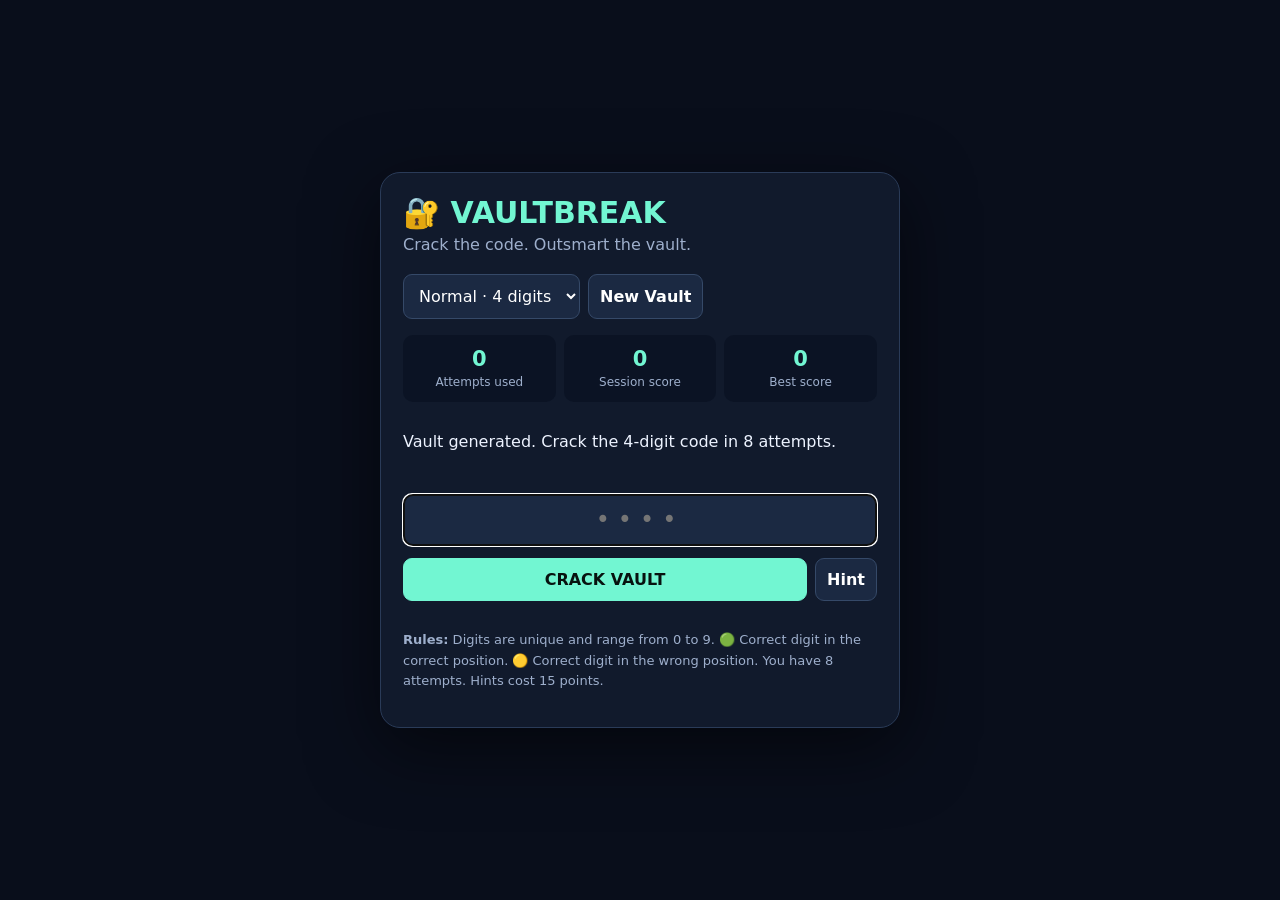
<file: games/vaultbreak/index.html>
<!DOCTYPE html>
<html lang="en">
<head>
<meta charset="UTF-8">
<meta name="viewport" content="width=device-width,initial-scale=1">
<title>Vaultbreak | Arcade Nest</title>
<style>
*{box-sizing:border-box}
body{margin:0;background:#090e1b;color:#edf3ff;font-family:system-ui,sans-serif;min-height:100vh;display:grid;place-items:center;padding:16px}
.app{width:min(520px,100%);background:#111a2c;border:1px solid #2a3b58;border-radius:20px;padding:22px;box-shadow:0 20px 70px #0008}
h1{margin:0;color:#72f6d2;font-size:30px}
.subtitle{color:#9eafcc;margin:5px 0 20px}
.row{display:flex;gap:8px;flex-wrap:wrap}
button,select,input{font:inherit;border-radius:9px;padding:11px;background:#1b2942;color:#fff;border:1px solid #354968}
button{cursor:pointer;font-weight:700}
button:hover{border-color:#72f6d2}
.primary{background:#72f6d2;color:#07120f;border-color:#72f6d2}
input{width:100%;margin:12px 0;font-size:24px;letter-spacing:8px;text-align:center}
.stats{display:grid;grid-template-columns:repeat(3,1fr);gap:8px;margin:16px 0}
.stat{background:#0b1324;padding:12px;border-radius:10px;text-align:center}
.stat strong{display:block;font-size:21px;color:#72f6d2}
.stat span{font-size:12px;color:#9eafcc}
#history{margin-top:16px;display:grid;gap:7px}
.attempt{background:#0b1324;padding:10px;border-radius:8px;display:flex;justify-content:space-between;gap:10px;font-size:14px}
.good{color:#72f6d2}.bad{color:#ff8b9b}
#message{min-height:45px;padding:12px 0;line-height:1.5}
.rules{font-size:13px;color:#9eafcc;line-height:1.6}
</style>
</head>
<body>
<div class="app">
<h1>🔐 VAULTBREAK</h1>
<p class="subtitle">Crack the code. Outsmart the vault.</p>

<div class="row">
<select id="difficulty" aria-label="Difficulty">
<option value="3">Easy · 3 digits</option>
<option value="4" selected>Normal · 4 digits</option>
<option value="5">Hard · 5 digits</option>
</select>
<button id="newGame">New Vault</button>
</div>

<div class="stats">
<div class="stat"><strong id="tries">0</strong><span>Attempts used</span></div>
<div class="stat"><strong id="score">0</strong><span>Session score</span></div>
<div class="stat"><strong id="best">0</strong><span>Best score</span></div>
</div>

<p id="message">A new vault awaits. Enter a code with unique digits.</p>
<input id="guess" inputmode="numeric" autocomplete="off" placeholder="••••" aria-label="Your code guess">
<div class="row">
<button class="primary" id="submit" style="flex:1">CRACK VAULT</button>
<button id="hint">Hint</button>
</div>
<div id="history"></div>
<p class="rules">
<strong>Rules:</strong> Digits are unique and range from 0 to 9.
🟢 Correct digit in the correct position.
🟡 Correct digit in the wrong position.
You have 8 attempts. Hints cost 15 points.
</p>
</div>

<script>
(()=>{
const $=id=>document.getElementById(id);
let secret=[],attempts=0,over=false,score=0;
let best=Number(localStorage.getItem("vaultbreakBest")||0);
$("best").textContent=best;

function start(){
 const n=Number($("difficulty").value);
 const digits=[0,1,2,3,4,5,6,7,8,9];
 for(let i=digits.length-1;i>0;i--){
  const j=Math.floor(Math.random()*(i+1));
  [digits[i],digits[j]]=[digits[j],digits[i]];
 }
 secret=digits.slice(0,n);
 attempts=0;over=false;
 $("tries").textContent="0";
 $("guess").value="";
 $("guess").maxLength=n;
 $("guess").placeholder="•".repeat(n);
 $("guess").disabled=false;
 $("submit").disabled=false;
 $("history").replaceChildren();
 $("message").textContent=`Vault generated. Crack the ${n}-digit code in 8 attempts.`;
 $("guess").focus();
}

function submit(){
 if(over)return;
 const text=$("guess").value.trim();
 const n=secret.length;
 if(!new RegExp("^\\d{"+n+"}$").test(text)){
  $("message").textContent=`Enter exactly ${n} digits.`;
  return;
 }
 if(new Set(text).size!==n){
  $("message").textContent="Every digit must be unique.";
  return;
 }
 attempts++;
 const guess=[...text].map(Number);
 const exact=guess.filter((d,i)=>d===secret[i]).length;
 const misplaced=guess.filter((d,i)=>d!==secret[i]&&secret.includes(d)).length;
 const line=document.createElement("div");
 line.className="attempt";
 const left=document.createElement("strong");
 left.textContent=text;
 const right=document.createElement("span");
 right.innerHTML=`<span class="good">🟢 ${exact}</span> &nbsp; <span style="color:#ffd16e">🟡 ${misplaced}</span>`;
 line.append(left,right);
 $("history").prepend(line);
 $("tries").textContent=attempts;
 $("guess").value="";

 if(exact===n){
  const points=Math.max(10,(9-attempts)*20);
  score+=points;
  $("score").textContent=score;
  best=Math.max(best,score);
  localStorage.setItem("vaultbreakBest",best);
  $("best").textContent=best;
  $("message").textContent=`🔓 Vault cracked! +${points} points. The code was ${text}.`;
  over=true;
 }else if(attempts>=8){
  $("message").textContent=`🔒 Vault locked. The code was ${secret.join("")}. Start a new vault!`;
  over=true;
 }else{
  $("message").textContent=`Not quite. ${8-attempts} attempts remaining.`;
 }
 if(over){
  $("guess").disabled=true;
  $("submit").disabled=true;
 }
}

function hint(){
 if(over)return;
 score=Math.max(0,score-15);
 $("score").textContent=score;
 const position=Math.floor(Math.random()*secret.length);
 $("message").textContent=`Hint: Digit ${position+1} is ${secret[position]}. You lost 15 points.`;
}

$("submit").addEventListener("click",submit);
$("newGame").addEventListener("click",start);
$("hint").addEventListener("click",hint);
$("guess").addEventListener("keydown",e=>{if(e.key==="Enter")submit()});
$("difficulty").addEventListener("change",start);
start();
})();
</script>
</body>
</html>
</file>
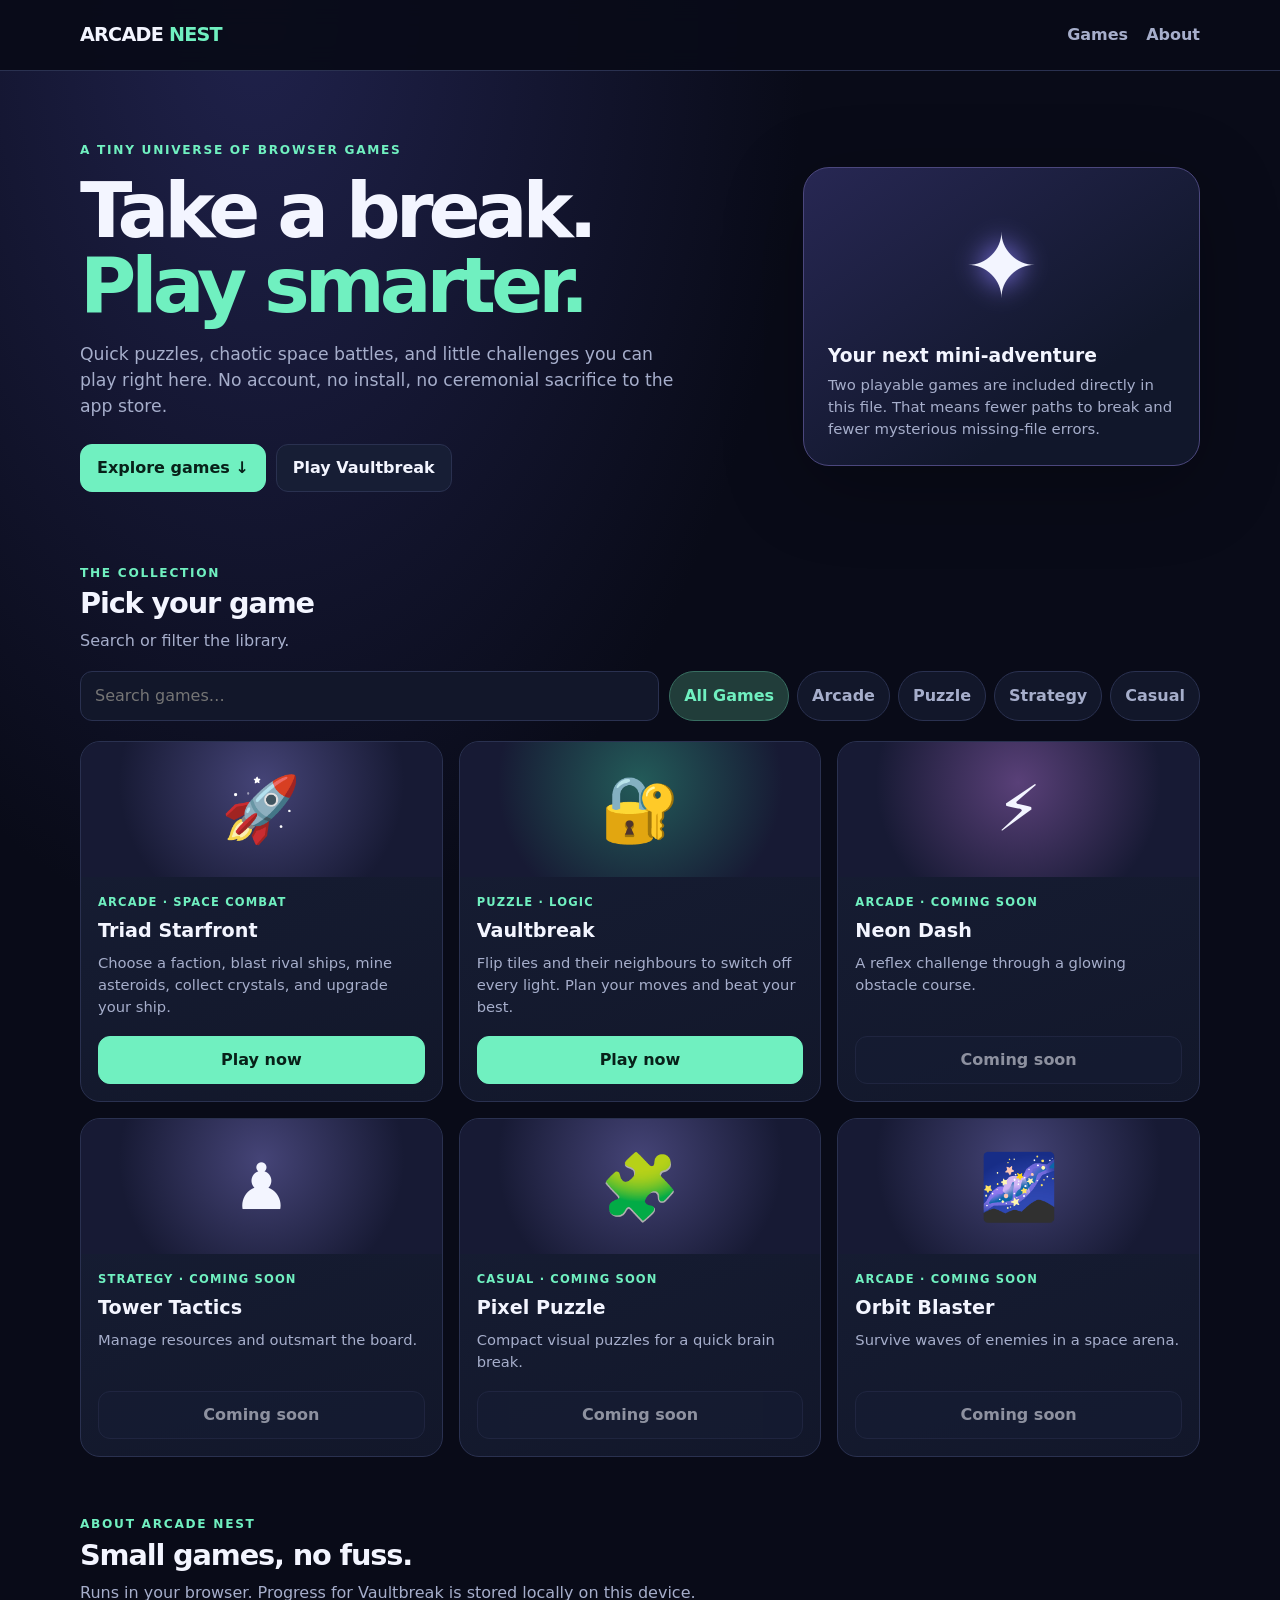
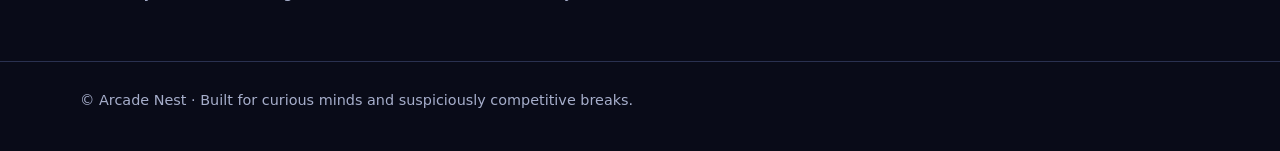
<file: arcade-nest-integrated.html>
<!doctype html>
<html lang="en">
<head>
<meta charset="utf-8">
<meta name="viewport" content="width=device-width,initial-scale=1">
<meta name="theme-color" content="#090b18">
<title>Arcade Nest — Play Something Good</title>
<style>
:root{--bg:#090b18;--panel:#12172a;--panel2:#171e35;--ink:#f3f5ff;--muted:#a6aecb;--mint:#70f0c0;--violet:#9b8cff;--line:#2a3150;--danger:#ff718a}
*{box-sizing:border-box}html{scroll-behavior:smooth}body{margin:0;background:radial-gradient(ellipse at 20% 0%,#20224c 0,transparent 38%),var(--bg);color:var(--ink);font:16px/1.5 system-ui,-apple-system,Segoe UI,Roboto,Arial,sans-serif}button,input{font:inherit}button{cursor:pointer}.wrap{width:min(1120px,calc(100% - 32px));margin:auto}.topbar{position:sticky;top:0;z-index:10;background:#090b18eF;border-bottom:1px solid var(--line);backdrop-filter:blur(12px)}.nav{height:70px;display:flex;align-items:center;justify-content:space-between;gap:16px}.brand{font-size:1.2rem;font-weight:900;letter-spacing:-.04em}.brand span{color:var(--mint)}.navlinks{display:flex;gap:18px}.navlinks a{color:var(--muted);text-decoration:none;font-weight:650}.navlinks a:hover{color:var(--mint)}.hero{padding:70px 0 38px;display:grid;grid-template-columns:1.4fr .8fr;gap:28px;align-items:center}.eyebrow{color:var(--mint);font-weight:800;letter-spacing:.14em;text-transform:uppercase;font-size:.76rem}.hero h1{font-size:clamp(2.7rem,6vw,5rem);line-height:.98;letter-spacing:-.065em;margin:14px 0 18px}.hero h1 em{font-style:normal;color:var(--mint)}.hero p{color:var(--muted);max-width:600px;font-size:1.08rem}.hero-card{padding:24px;border:1px solid #4b477d;background:linear-gradient(145deg,#272753,#11172b 72%);border-radius:26px;box-shadow:0 20px 80px #0004}.hero-orb{height:150px;display:grid;place-items:center;font-size:5.5rem;text-shadow:0 0 28px #8d80ff}.hero-card h3{margin:0 0 4px}.hero-card p{font-size:.93rem;margin:0}.actions{display:flex;gap:10px;flex-wrap:wrap;margin-top:24px}.btn{border:1px solid var(--line);background:var(--panel2);color:var(--ink);padding:11px 16px;border-radius:12px;font-weight:800}.btn.primary{background:var(--mint);color:#082119;border-color:var(--mint)}.btn:hover{transform:translateY(-1px);filter:brightness(1.08)}.section-head{display:flex;justify-content:space-between;align-items:end;gap:18px;margin:34px 0 18px}.section-head h2{margin:0;font-size:1.8rem;letter-spacing:-.04em}.section-head p{margin:4px 0 0;color:var(--muted)}.tools{display:flex;gap:10px;flex-wrap:wrap;margin-bottom:20px}.search{flex:1;min-width:190px;background:var(--panel);border:1px solid var(--line);color:var(--ink);padding:12px 14px;border-radius:12px;outline:none}.search:focus{border-color:var(--mint)}.filter{display:flex;gap:8px;flex-wrap:wrap}.filter button{background:var(--panel);border:1px solid var(--line);border-radius:999px;color:var(--muted);padding:9px 14px;font-weight:750}.filter button.active{background:#213d3a;color:var(--mint);border-color:#386e61}.grid{display:grid;grid-template-columns:repeat(3,minmax(0,1fr));gap:16px}.game-card{background:linear-gradient(160deg,var(--panel2),var(--panel));border:1px solid var(--line);border-radius:20px;overflow:hidden;display:flex;flex-direction:column;min-height:280px}.game-art{height:135px;display:grid;place-items:center;font-size:4rem;background:radial-gradient(circle at 50% 30%,#454477,#171a34 70%)}.game-card:nth-child(2) .game-art{background:radial-gradient(circle at 50% 30%,#235b59,#171a34 70%)}.game-card:nth-child(3) .game-art{background:radial-gradient(circle at 50% 30%,#594078,#171a34 70%)}.game-content{padding:17px;display:flex;flex:1;flex-direction:column}.tag{font-size:.72rem;text-transform:uppercase;letter-spacing:.1em;color:var(--mint);font-weight:900}.game-content h3{margin:6px 0;font-size:1.2rem}.game-content p{margin:0 0 18px;color:var(--muted);font-size:.92rem;flex:1}.game-content .btn{width:100%}.game-content .btn:disabled{opacity:.55;cursor:not-allowed;transform:none}.empty{display:none;color:var(--muted);padding:24px;text-align:center}.play-area{display:none;padding:26px 0 60px}.play-head{display:flex;justify-content:space-between;align-items:center;gap:12px;margin-bottom:14px}.play-head h2{margin:0}.game-frame{border:1px solid var(--line);background:#080b16;border-radius:20px;overflow:hidden;min-height:420px;position:relative}.game-frame canvas{display:block;width:100%;height:min(65vh,600px);min-height:360px;touch-action:none}.game-hud{display:flex;gap:10px;align-items:center;flex-wrap:wrap;padding:12px;background:var(--panel);border-bottom:1px solid var(--line)}.pill{border:1px solid var(--line);border-radius:999px;padding:6px 10px;color:var(--muted);font-size:.86rem}.pill strong{color:var(--ink)}.game-help{color:var(--muted);font-size:.9rem;margin:12px 2px}.vault-board{display:grid;gap:8px;width:min(500px,calc(100% - 24px));margin:24px auto;padding-bottom:24px}.tile{aspect-ratio:1;border:1px solid #39415f;border-radius:12px;background:#171d32;box-shadow:inset 0 0 0 1px #ffffff05;transition:.12s}.tile.on{background:linear-gradient(145deg,#8cf8d4,#36a991);box-shadow:0 0 18px #52e6c055;border-color:#b7ffeb}.tile:hover{transform:scale(.97)}.vault-center{text-align:center;padding:18px 10px 0}.vault-center h3{margin:0}.vault-center p{color:var(--muted);margin:4px}.vault-actions{display:flex;justify-content:center;gap:8px;flex-wrap:wrap;margin:14px}.footer{border-top:1px solid var(--line);padding:28px 0 40px;color:var(--muted);margin-top:56px;font-size:.9rem}.hidden{display:none!important}.notice{color:var(--muted);font-size:.85rem;margin-top:12px}
@media(max-width:760px){.hero{grid-template-columns:1fr;padding-top:48px}.hero-card{display:none}.grid{grid-template-columns:repeat(2,minmax(0,1fr))}.navlinks{gap:10px;font-size:.88rem}.section-head{align-items:start;flex-direction:column}}
@media(max-width:500px){.grid{grid-template-columns:1fr}.game-art{height:115px}.nav{height:60px}.navlinks a:nth-child(2){display:none}.hero h1{font-size:3.2rem}.game-frame canvas{min-height:330px}.play-head{align-items:start;flex-direction:column}}
</style>
</head>
<body>
<header class="topbar"><div class="wrap nav"><a class="brand" href="#" onclick="showLibrary();return false" style="text-decoration:none;color:inherit">ARCADE <span>NEST</span></a><nav class="navlinks"><a href="#library" onclick="showLibrary()">Games</a><a href="#about">About</a></nav></div></header>
<main>
<div id="libraryView">
<section class="wrap hero">
<div><div class="eyebrow">A tiny universe of browser games</div><h1>Take a break.<br><em>Play smarter.</em></h1><p>Quick puzzles, chaotic space battles, and little challenges you can play right here. No account, no install, no ceremonial sacrifice to the app store.</p><div class="actions"><button class="btn primary" onclick="document.querySelector('#library').scrollIntoView({behavior:'smooth'})">Explore games ↓</button><button class="btn" onclick="launchGame('vaultbreak')">Play Vaultbreak</button></div></div>
<aside class="hero-card"><div class="hero-orb">✦</div><h3>Your next mini-adventure</h3><p>Two playable games are included directly in this file. That means fewer paths to break and fewer mysterious missing-file errors.</p></aside>
</section>
<section class="wrap" id="library"><div class="section-head"><div><div class="eyebrow">The collection</div><h2>Pick your game</h2><p>Search or filter the library.</p></div></div>
<div class="tools"><input id="search" class="search" type="search" placeholder="Search games…" aria-label="Search games"><div class="filter" id="filters"><button class="active" data-filter="All">All Games</button><button data-filter="Arcade">Arcade</button><button data-filter="Puzzle">Puzzle</button><button data-filter="Strategy">Strategy</button><button data-filter="Casual">Casual</button></div></div>
<div class="grid" id="gameGrid">
<article class="game-card" data-title="triad starfront space shooter" data-category="Arcade"><div class="game-art">🚀</div><div class="game-content"><div class="tag">Arcade · Space combat</div><h3>Triad Starfront</h3><p>Choose a faction, blast rival ships, mine asteroids, collect crystals, and upgrade your ship.</p><button class="btn primary" onclick="launchGame('starfront')">Play now</button></div></article>
<article class="game-card" data-title="vaultbreak logic grid puzzle" data-category="Puzzle"><div class="game-art">🔐</div><div class="game-content"><div class="tag">Puzzle · Logic</div><h3>Vaultbreak</h3><p>Flip tiles and their neighbours to switch off every light. Plan your moves and beat your best.</p><button class="btn primary" onclick="launchGame('vaultbreak')">Play now</button></div></article>
<article class="game-card" data-title="neon dash reflex arcade" data-category="Arcade"><div class="game-art">⚡</div><div class="game-content"><div class="tag">Arcade · Coming soon</div><h3>Neon Dash</h3><p>A reflex challenge through a glowing obstacle course.</p><button class="btn" disabled>Coming soon</button></div></article>
<article class="game-card" data-title="tower tactics strategy" data-category="Strategy"><div class="game-art">♟️</div><div class="game-content"><div class="tag">Strategy · Coming soon</div><h3>Tower Tactics</h3><p>Manage resources and outsmart the board.</p><button class="btn" disabled>Coming soon</button></div></article>
<article class="game-card" data-title="pixel puzzle casual" data-category="Casual"><div class="game-art">🧩</div><div class="game-content"><div class="tag">Casual · Coming soon</div><h3>Pixel Puzzle</h3><p>Compact visual puzzles for a quick brain break.</p><button class="btn" disabled>Coming soon</button></div></article>
<article class="game-card" data-title="orbit blaster space arcade" data-category="Arcade"><div class="game-art">🌌</div><div class="game-content"><div class="tag">Arcade · Coming soon</div><h3>Orbit Blaster</h3><p>Survive waves of enemies in a space arena.</p><button class="btn" disabled>Coming soon</button></div></article>
</div><div id="empty" class="empty">No games match that search. Try a different cosmic coordinate.</div>
</section>
</div>
<section class="wrap play-area" id="playView">
<div class="play-head"><div><div class="eyebrow">Now playing</div><h2 id="playTitle">Game</h2></div><button class="btn" onclick="showLibrary()">← Back to games</button></div>
<div id="starfront" class="game-frame hidden"><div class="game-hud"><span class="pill">Faction: <strong id="factionLabel">Azure</strong></span><span class="pill">Crystals: <strong id="crystalLabel">0</strong></span><span class="pill">Ship level: <strong id="levelLabel">1</strong></span><span class="pill">Hull: <strong id="hullLabel">100</strong></span><button class="btn" id="upgradeBtn">Upgrade · 5 crystals</button><button class="btn" id="factionBtn">Change faction</button><button class="btn" id="restartStar">Restart</button></div><canvas id="spaceCanvas" aria-label="Triad Starfront space arena"></canvas><div class="game-help">Move with WASD / arrow keys or the on-screen direction pad. Aim with mouse/touch and click or press Space to fire. Destroy rival ships and collect crystals. On touch screens, drag on the left side to move and tap the right side to fire.</div></div>
<div id="vaultbreak" class="game-frame hidden"><div class="game-hud"><span class="pill">Moves: <strong id="movesLabel">0</strong></span><span class="pill">Time: <strong id="timeLabel">0s</strong></span><span class="pill">Best: <strong id="bestLabel">—</strong></span><label class="pill">Difficulty: <select id="difficulty" style="background:transparent;color:inherit;border:0"><option value="4">Rookie 4×4</option><option value="5" selected>Agent 5×5</option><option value="6">Mastermind 6×6</option></select></label><button class="btn" id="undoBtn">Undo</button><button class="btn" id="hintBtn">Hint</button><button class="btn" id="newVault">New grid</button></div><div class="vault-center"><h3 id="vaultMessage">Switch off every light.</h3><p>Tap a tile to flip it and its up, down, left, and right neighbours.</p></div><div class="vault-board" id="vaultBoard"></div></div>
</section>
<section class="wrap" id="about" style="padding-top:24px"><div class="section-head"><div><div class="eyebrow">About Arcade Nest</div><h2>Small games, no fuss.</h2><p>Runs in your browser. Progress for Vaultbreak is stored locally on this device.</p></div></div></section>
</main>
<footer class="footer"><div class="wrap">© Arcade Nest · Built for curious minds and suspiciously competitive breaks.</div></footer>
<script>
'use strict';
const libraryView=document.getElementById('libraryView'),playView=document.getElementById('playView'),playTitle=document.getElementById('playTitle');
let activeGame=null;
function showLibrary(){stopStar();libraryView.classList.remove('hidden');playView.style.display='none';window.scrollTo({top:0,behavior:'smooth'});activeGame=null}
function launchGame(which){libraryView.classList.add('hidden');playView.style.display='block';activeGame=which;if(which==='starfront'){playTitle.textContent='Triad Starfront';document.getElementById('starfront').classList.remove('hidden');document.getElementById('vaultbreak').classList.add('hidden');startStar()}else{stopStar();playTitle.textContent='Vaultbreak';document.getElementById('vaultbreak').classList.remove('hidden');document.getElementById('starfront').classList.add('hidden');if(!vaultReady)newVault()}window.scrollTo({top:0,behavior:'smooth'})}
const search=document.getElementById('search');let selectedFilter='All';
function filterCards(){let q=search.value.toLowerCase().trim(),shown=0;document.querySelectorAll('.game-card').forEach(c=>{let ok=(selectedFilter==='All'||c.dataset.category===selectedFilter)&&c.dataset.title.includes(q);c.style.display=ok?'flex':'none';if(ok)shown++});document.getElementById('empty').style.display=shown?'none':'block'}
search.addEventListener('input',filterCards);document.querySelectorAll('#filters button').forEach(b=>b.addEventListener('click',()=>{selectedFilter=b.dataset.filter;document.querySelectorAll('#filters button').forEach(x=>x.classList.toggle('active',x===b));filterCards()}));

/* Vaultbreak: Lights Out puzzle. Boards are generated from a solved board, so every grid is solvable. */
let vaultReady=false,vSize=5,vBoard=[],vHistory=[],vMoves=0,vStart=0,vTimer=null,vWon=false;
const boardEl=document.getElementById('vaultBoard');
function toggleCross(arr,n,i){let r=Math.floor(i/n),c=i%n;[ [r,c],[r-1,c],[r+1,c],[r,c-1],[r,c+1] ].forEach(([y,x])=>{if(y>=0&&y<n&&x>=0&&x<n)arr[y*n+x]=!arr[y*n+x]})}
function newVault(){clearInterval(vTimer);vSize=+document.getElementById('difficulty').value;vBoard=Array(vSize*vSize).fill(false);vHistory=[];vMoves=0;vWon=false;vStart=Date.now();for(let k=0;k<vSize*vSize*2;k++){if(Math.random()<.65)toggleCross(vBoard,vSize,Math.floor(Math.random()*vBoard.length))}if(vBoard.every(x=>!x))toggleCross(vBoard,vSize,Math.floor(Math.random()*vBoard.length));vaultReady=true;document.getElementById('vaultMessage').textContent='Switch off every light.';boardEl.style.gridTemplateColumns=`repeat(${vSize},1fr)`;renderVault();vTimer=setInterval(updateVaultTime,1000);updateVaultTime();updateVaultBest()}
function renderVault(){boardEl.innerHTML='';vBoard.forEach((on,i)=>{let b=document.createElement('button');b.className='tile'+(on?' on':'');b.setAttribute('aria-label',`Row ${Math.floor(i/vSize)+1}, column ${i%vSize+1}, ${on?'lit':'off'}`);b.addEventListener('click',()=>moveVault(i));boardEl.appendChild(b)});document.getElementById('movesLabel').textContent=vMoves}
function moveVault(i){if(vWon)return;vHistory.push({board:vBoard.slice(),moves:vMoves});toggleCross(vBoard,vSize,i);vMoves++;renderVault();if(vBoard.every(x=>!x)){vWon=true;clearInterval(vTimer);document.getElementById('vaultMessage').textContent=`Vault cracked in ${vMoves} moves!`;let key='vaultBest'+vSize,old=localStorage.getItem(key),score=`${vMoves} moves · ${Math.floor((Date.now()-vStart)/1000)}s`;if(!old||vMoves<parseInt(old,10))localStorage.setItem(key,String(vMoves));updateVaultBest();document.getElementById('timeLabel').textContent=Math.floor((Date.now()-vStart)/1000)+'s';}}
function updateVaultTime(){if(!vWon)document.getElementById('timeLabel').textContent=Math.floor((Date.now()-vStart)/1000)+'s'}
function updateVaultBest(){let b=localStorage.getItem('vaultBest'+vSize);document.getElementById('bestLabel').textContent=b?b+' moves':'—'}
document.getElementById('undoBtn').addEventListener('click',()=>{if(!vHistory.length||vWon)return;let s=vHistory.pop();vBoard=s.board;vMoves=s.moves;renderVault()});
document.getElementById('hintBtn').addEventListener('click',()=>{if(vWon)return;let i=vBoard.findIndex(Boolean);if(i<0)i=0;let tiles=boardEl.children;if(tiles[i]){tiles[i].style.outline='3px solid #fff';setTimeout(()=>{if(tiles[i])tiles[i].style.outline=''},900)}document.getElementById('vaultMessage').textContent='Hint: the highlighted tile is one possible move. The puzzle is always solvable.'});
document.getElementById('newVault').addEventListener('click',newVault);document.getElementById('difficulty').addEventListener('change',newVault);

/* Triad Starfront: original compact single-player arena, inspired by the broad three-faction space-shooter genre. */
const canvas=document.getElementById('spaceCanvas'),ctx=canvas.getContext('2d');
let raf=0,lastTime=0,starRunning=false,keys={},pointer={x:0,y:0,down:false},player,ships=[],rocks=[],crystals=[],shots=[],particles=[],faction=0,starLevel=1,starCrystals=0,starHull=100,world={w:1800,h:1300},camera={x:0,y:0},touchMove=null,touchFire=false;
const factions=[{name:'Azure',color:'#6dbbff'},{name:'Crimson',color:'#ff6b82'},{name:'Violet',color:'#b69aff'}];
function resizeCanvas(){let rect=canvas.getBoundingClientRect(),dpr=Math.min(window.devicePixelRatio||1,2);canvas.width=Math.max(320,Math.floor(rect.width*dpr));canvas.height=Math.max(320,Math.floor(rect.height*dpr));ctx.setTransform(dpr,0,0,dpr,0,0)}
window.addEventListener('resize',()=>{if(starRunning)resizeCanvas()});
function startStar(){stopStar();resizeCanvas();faction=0;starLevel=1;starCrystals=0;starHull=100;keys={};shots=[];particles=[];crystals=[];rocks=[];ships=[];player={x:world.w/2,y:world.h/2,vx:0,vy:0,r:15,hp:100,fire:0};for(let i=0;i<38;i++)rocks.push({x:100+Math.random()*(world.w-200),y:100+Math.random()*(world.h-200),r:14+Math.random()*25,hp:2+Math.floor(Math.random()*3),rot:Math.random()*6,spin:(Math.random()-.5)*.7});for(let i=0;i<13;i++)spawnShip(i);starRunning=true;lastTime=performance.now();raf=requestAnimationFrame(starLoop);updateStarHud()}
function stopStar(){starRunning=false;if(raf)cancelAnimationFrame(raf);raf=0}
function spawnShip(i){let f=(i%2)+1;ships.push({x:80+Math.random()*(world.w-160),y:80+Math.random()*(world.h-160),vx:0,vy:0,r:12+Math.random()*3,hp:35+starLevel*2,max:35+starLevel*2,faction:f,fire:Math.random(),phase:Math.random()*6.28})}
function updateStarHud(){document.getElementById('factionLabel').textContent=factions[faction].name;document.getElementById('factionLabel').style.color=factions[faction].color;document.getElementById('crystalLabel').textContent=starCrystals;document.getElementById('levelLabel').textContent=starLevel;document.getElementById('hullLabel').textContent=Math.max(0,Math.round(starHull))}
function starLoop(t){if(!starRunning)return;let dt=Math.min((t-lastTime)/1000,.035);lastTime=t;updateStar(dt);drawStar();raf=requestAnimationFrame(starLoop)}
function updateStar(dt){let speed=250+starLevel*14,ax=0,ay=0;if(keys.ArrowLeft||keys.a||keys.A)ax--;if(keys.ArrowRight||keys.d||keys.D)ax++;if(keys.ArrowUp||keys.w||keys.W)ay--;if(keys.ArrowDown||keys.s||keys.S)ay++;if(touchMove){ax+=touchMove.x;ay+=touchMove.y}let m=Math.hypot(ax,ay)||1;player.vx+=(ax/m)*speed*dt*4;player.vy+=(ay/m)*speed*dt*4;player.vx*=Math.pow(.08,dt);player.vy*=Math.pow(.08,dt);player.x=Math.max(20,Math.min(world.w-20,player.x+player.vx*dt));player.y=Math.max(20,Math.min(world.h-20,player.y+player.vy*dt));camera.x=player.x-canvas.clientWidth/2;camera.y=player.y-canvas.clientHeight/2;camera.x=Math.max(0,Math.min(world.w-canvas.clientWidth,camera.x));camera.y=Math.max(0,Math.min(world.h-canvas.clientHeight,camera.y));
player.fire-=dt;if((pointer.down||keys[' ']||touchFire)&&player.fire<=0){let px=pointer.x+camera.x,py=pointer.y+camera.y,ang=Math.atan2(py-player.y,px-player.x);shots.push({x:player.x+Math.cos(ang)*18,y:player.y+Math.sin(ang)*18,vx:Math.cos(ang)*620,vy:Math.sin(ang)*620,life:1.1,owner:'player',dmg:13+starLevel*3});player.fire=.18}
for(let r of rocks){r.rot+=r.spin*dt}
for(let s of ships){let dx=player.x-s.x,dy=player.y-s.y,d=Math.hypot(dx,dy)||1;let hostile=s.faction!==faction;if(hostile){s.vx+=(dx/d)*55*dt;s.vy+=(dy/d)*55*dt}else{s.vx+=(-dx/d)*20*dt;s.vy+=(-dy/d)*20*dt}s.vx*=Math.pow(.18,dt);s.vy*=Math.pow(.18,dt);s.x=Math.max(15,Math.min(world.w-15,s.x+s.vx*dt));s.y=Math.max(15,Math.min(world.h-15,s.y+s.vy*dt));s.fire-=dt;if(hostile&&d<520&&s.fire<=0){shots.push({x:s.x,y:s.y,vx:dx/d*290,vy:dy/d*290,life:2,owner:'enemy',dmg:7});s.fire=1.1+Math.random()*.9}if(hostile&&d<s.r+player.r+2){starHull-=7*dt}}
for(let b of shots){b.x+=b.vx*dt;b.y+=b.vy*dt;b.life-=dt;if(b.owner==='player'){for(let s of ships){if(s.hp>0&&Math.hypot(b.x-s.x,b.y-s.y)<s.r+3){s.hp-=b.dmg;b.life=0;if(s.hp<=0){crystals.push({x:s.x,y:s.y,value:2});for(let k=0;k<7;k++)particles.push({x:s.x,y:s.y,vx:(Math.random()-.5)*180,vy:(Math.random()-.5)*180,life:.45,color:factions[s.faction].color})}}}for(let r of rocks){if(r.hp>0&&Math.hypot(b.x-r.x,b.y-r.y)<r.r){r.hp-=1;b.life=0;if(r.hp<=0)crystals.push({x:r.x,y:r.y,value:1});break}}}else if(Math.hypot(b.x-player.x,b.y-player.y)<player.r+3){starHull-=b.dmg;b.life=0}}
shots=shots.filter(b=>b.life>0);ships=ships.filter(s=>s.hp>0);rocks=rocks.filter(r=>r.hp>0);for(let c of crystals){let d=Math.hypot(c.x-player.x,c.y-player.y);if(d<45){c.x+=(player.x-c.x)*Math.min(1,dt*4);c.y+=(player.y-c.y)*Math.min(1,dt*4)}if(d<player.r+10){starCrystals+=c.value;c.collected=true}}crystals=crystals.filter(c=>!c.collected);for(let p of particles){p.x+=p.vx*dt;p.y+=p.vy*dt;p.life-=dt}particles=particles.filter(p=>p.life>0);if(ships.length<9&&Math.random()<dt*.5)spawnShip(Math.floor(Math.random()*12));if(rocks.length<24&&Math.random()<dt*.2)rocks.push({x:Math.random()*world.w,y:Math.random()*world.h,r:15+Math.random()*20,hp:3,rot:0,spin:.2});if(starHull<=0){starHull=0;starRunning=false;drawStar();ctx.fillStyle='#000b';ctx.fillRect(0,0,canvas.clientWidth,canvas.clientHeight);ctx.fillStyle='#fff';ctx.textAlign='center';ctx.font='bold 30px system-ui';ctx.fillText('SHIP DISABLED',canvas.clientWidth/2,canvas.clientHeight/2);ctx.font='16px system-ui';ctx.fillText('Press Restart to rejoin the battle',canvas.clientWidth/2,canvas.clientHeight/2+30)}updateStarHud()}
function drawStar(){let w=canvas.clientWidth,h=canvas.clientHeight;ctx.clearRect(0,0,w,h);ctx.fillStyle='#070b18';ctx.fillRect(0,0,w,h);ctx.save();ctx.translate(-camera.x,-camera.y);ctx.strokeStyle='#202744';ctx.lineWidth=1;for(let x=0;x<world.w;x+=100){ctx.beginPath();ctx.moveTo(x,0);ctx.lineTo(x,world.h);ctx.stroke()}for(let y=0;y<world.h;y+=100){ctx.beginPath();ctx.moveTo(0,y);ctx.lineTo(world.w,y);ctx.stroke()}for(let i=0;i<120;i++){let x=(i*317)%world.w,y=(i*197)%world.h;ctx.fillStyle='#7b8ab8';ctx.globalAlpha=.25+(i%4)*.12;ctx.fillRect(x,y,2,2)}ctx.globalAlpha=1;
for(let r of rocks){ctx.save();ctx.translate(r.x,r.y);ctx.rotate(r.rot);ctx.beginPath();for(let i=0;i<9;i++){let a=i*Math.PI*2/9,rr=r.r*(.78+(i%3)*.1);i?ctx.lineTo(Math.cos(a)*rr,Math.sin(a)*rr):ctx.moveTo(Math.cos(a)*rr,Math.sin(a)*rr)}ctx.closePath();ctx.fillStyle='#333b54';ctx.strokeStyle='#78839f';ctx.fill();ctx.stroke();ctx.restore()}
for(let c of crystals){ctx.save();ctx.translate(c.x,c.y);ctx.rotate(Math.PI/4);ctx.fillStyle='#70f0c0';ctx.shadowColor='#70f0c0';ctx.shadowBlur=16;ctx.fillRect(-6,-6,12,12);ctx.restore()}
for(let s of ships)drawShip(s.x,s.y,s.r,factions[s.faction].color,Math.atan2(player.y-s.y,player.x-s.x));drawShip(player.x,player.y,player.r,factions[faction].color,Math.atan2(pointer.y+camera.y-player.y,pointer.x+camera.x-player.x),true);
for(let b of shots){ctx.fillStyle=b.owner==='player'?factions[faction].color:'#ff7288';ctx.shadowColor=ctx.fillStyle;ctx.shadowBlur=10;ctx.beginPath();ctx.arc(b.x,b.y,b.owner==='player'?3.5:3,0,Math.PI*2);ctx.fill();ctx.shadowBlur=0}for(let p of particles){ctx.globalAlpha=Math.max(0,p.life*2);ctx.fillStyle=p.color;ctx.fillRect(p.x,p.y,3,3)}ctx.globalAlpha=1;ctx.restore();
ctx.fillStyle='#dbe4ff';ctx.font='12px system-ui';ctx.fillText('ASTEROID BELT',14,22);ctx.fillStyle='#a6aecb';ctx.fillText('Enemies: '+ships.filter(s=>s.faction!==faction).length,14,40);
}
function drawShip(x,y,r,color,angle,isPlayer=false){ctx.save();ctx.translate(x,y);ctx.rotate(angle);ctx.beginPath();ctx.moveTo(r*1.45,0);ctx.lineTo(-r*.85,-r*.8);ctx.lineTo(-r*.45,0);ctx.lineTo(-r*.85,r*.8);ctx.closePath();ctx.fillStyle=color;ctx.shadowColor=color;ctx.shadowBlur=isPlayer?18:7;ctx.fill();ctx.shadowBlur=0;if(isPlayer){ctx.strokeStyle='#fff';ctx.lineWidth=1.5;ctx.stroke()}ctx.restore()}
function setPointer(e){let r=canvas.getBoundingClientRect();pointer.x=e.clientX-r.left;pointer.y=e.clientY-r.top}
canvas.addEventListener('pointermove',e=>{setPointer(e);if(e.pointerType==='touch'&&e.clientX<canvas.getBoundingClientRect().left+canvas.clientWidth*.45){let r=canvas.getBoundingClientRect();touchMove={x:(e.clientX-(r.left+r.width*.22))/(r.width*.18),y:(e.clientY-(r.top+r.height*.5))/(r.height*.35)};let m=Math.hypot(touchMove.x,touchMove.y)||1;touchMove.x/=Math.max(1,m);touchMove.y/=Math.max(1,m)}});
canvas.addEventListener('pointerdown',e=>{setPointer(e);canvas.setPointerCapture?.(e.pointerId);if(e.pointerType==='touch'){if(e.clientX<canvas.getBoundingClientRect().left+canvas.clientWidth*.45){touchMove={x:0,y:0}}else touchFire=true}else pointer.down=true});
canvas.addEventListener('pointerup',e=>{pointer.down=false;touchMove=null;touchFire=false});canvas.addEventListener('pointercancel',()=>{pointer.down=false;touchMove=null;touchFire=false});
window.addEventListener('keydown',e=>{keys[e.key]=true;if(['ArrowUp','ArrowDown','ArrowLeft','ArrowRight',' '].includes(e.key)&&activeGame==='starfront')e.preventDefault()});window.addEventListener('keyup',e=>keys[e.key]=false);
document.getElementById('upgradeBtn').addEventListener('click',()=>{if(starCrystals>=5){starCrystals-=5;starLevel++;starHull=Math.min(100,starHull+15);updateStarHud()}else{document.getElementById('upgradeBtn').textContent='Need 5 crystals';setTimeout(()=>document.getElementById('upgradeBtn').textContent='Upgrade · 5 crystals',900)}});
document.getElementById('factionBtn').addEventListener('click',()=>{faction=(faction+1)%3;updateStarHud()});document.getElementById('restartStar').addEventListener('click',startStar);
</script>
</body>
</html>
</file>
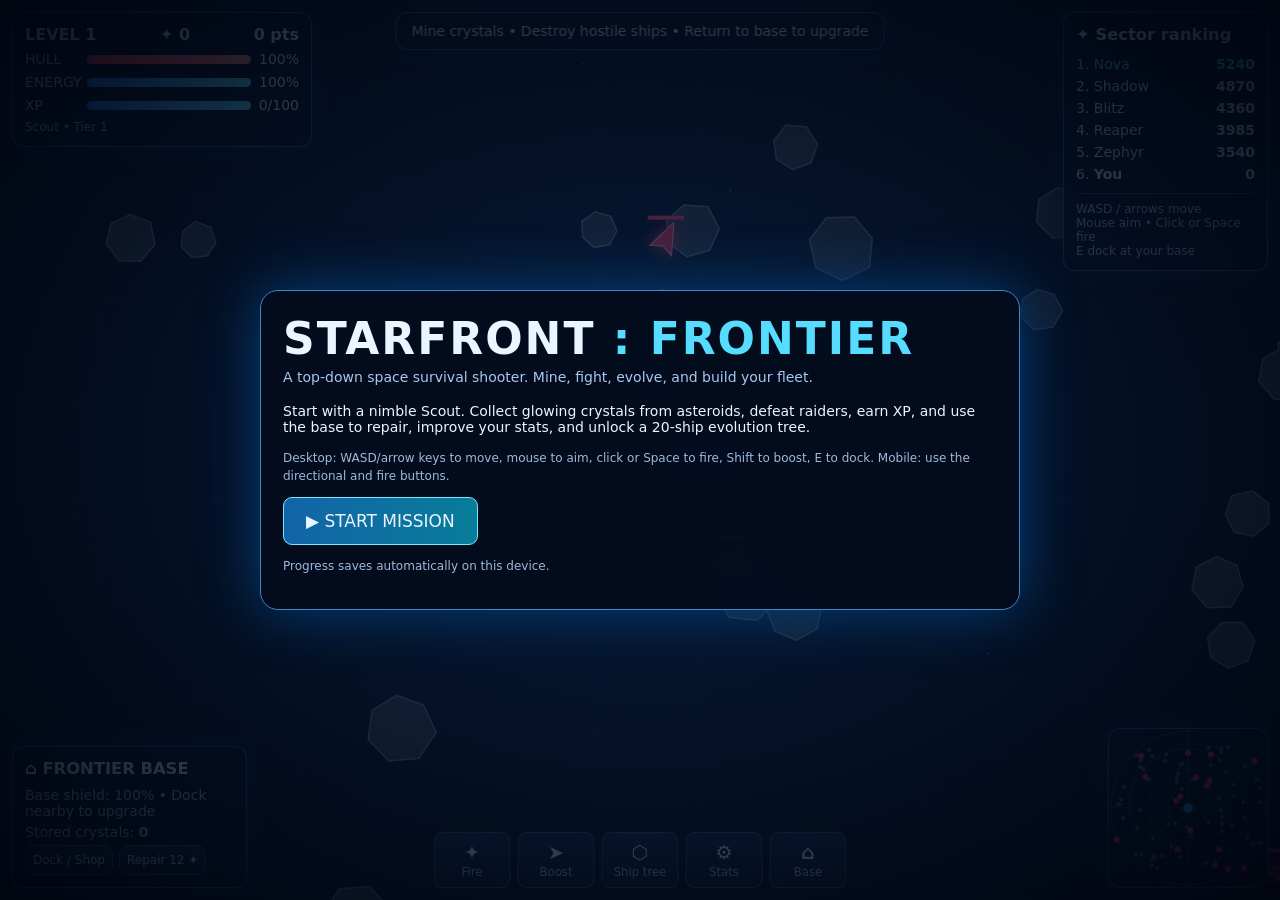
<file: games/starfront/starfront_index-4.html>
<!DOCTYPE html>
<html lang="en">
<head>
<meta charset="UTF-8">
<meta name="viewport" content="width=device-width, initial-scale=1, maximum-scale=1, user-scalable=no">
<title>Starfront: Frontier</title>
<style>
:root{color-scheme:dark;--cyan:#50d8ff;--blue:#237cff;--panel:rgba(5,13,31,.91);--line:rgba(87,177,255,.45)}
*{box-sizing:border-box}html,body{margin:0;width:100%;height:100%;overflow:hidden;background:#020611;color:#e9f5ff;font:14px system-ui,Segoe UI,Arial}button{font:inherit;color:inherit;cursor:pointer;border:1px solid #31577f;background:linear-gradient(#132b4b,#09162b);border-radius:9px;padding:9px 12px}button:hover{border-color:var(--cyan);filter:brightness(1.2)}button:disabled{opacity:.35;cursor:not-allowed}canvas{display:block;width:100%;height:100%;touch-action:none}#hud{position:absolute;inset:0;pointer-events:none}.panel{background:var(--panel);border:1px solid var(--line);box-shadow:0 0 22px #061e46;border-radius:12px;backdrop-filter:blur(7px);pointer-events:auto}.top{position:absolute;top:12px;left:12px;width:min(300px,46vw);padding:12px}.row{display:flex;align-items:center;gap:8px;margin:7px 0}.row label{width:54px;color:#bcd5f4}.bar{height:9px;background:#172a46;border-radius:9px;overflow:hidden;flex:1}.bar i{display:block;height:100%;background:linear-gradient(90deg,#237cff,#53e5ff);width:100%}.bar.hp i{background:linear-gradient(90deg,#ff426a,#ff8585)}.topstats{display:flex;justify-content:space-between;gap:10px;font-weight:700;font-size:16px}.mission{position:absolute;top:12px;left:50%;transform:translateX(-50%);padding:10px 15px;max-width:44vw;text-align:center;white-space:nowrap}.right{position:absolute;right:12px;top:12px;width:205px;padding:12px}.right h3,.base h3{margin:0 0 9px}.leader{display:flex;justify-content:space-between;padding:3px 0;color:#d2e5ff}.leader:first-of-type{color:#58edff}.bottom{position:absolute;bottom:12px;left:50%;transform:translateX(-50%);display:flex;gap:7px;max-width:95vw;overflow-x:auto}.bottom button{min-width:77px;padding:8px}.bottom b{display:block;font-size:19px}.bottom small{color:#a9c5e9}.base{position:absolute;left:12px;bottom:12px;width:235px;padding:12px}.base p{margin:5px 0;color:#b5cbe9}.base-actions{display:flex;flex-wrap:wrap;gap:6px}.base-actions button{font-size:12px;padding:7px}.rightbottom{position:absolute;right:12px;bottom:12px;width:160px;height:160px}.rightbottom canvas{width:100%;height:100%;border-radius:12px}.overlay{position:absolute;inset:0;background:radial-gradient(ellipse at center,rgba(10,37,75,.56),rgba(1,5,15,.94));display:flex;align-items:center;justify-content:center;padding:16px;pointer-events:auto}.modal{width:min(760px,100%);max-height:94%;overflow:auto;padding:22px;background:rgba(4,12,29,.97);border:1px solid #3e8ac7;border-radius:18px;box-shadow:0 0 55px #063e7a}.modal h1{font-size:clamp(26px,5vw,44px);margin:0 0 5px;letter-spacing:2px}.sub{color:#a9c7ed;margin:0 0 18px}.tabs{display:flex;gap:7px;flex-wrap:wrap;margin:12px 0}.tabs button.active{border-color:#56e6ff;background:#123e62}.grid{display:grid;grid-template-columns:repeat(auto-fit,minmax(145px,1fr));gap:8px}.card{border:1px solid #284c75;border-radius:10px;padding:10px;background:#09172c}.card strong{display:block;font-size:14px}.card p{font-size:12px;color:#a8c2e2;min-height:32px;margin:5px 0}.card .cost{font-size:12px;color:#65e6ff;margin:5px 0}.card button{width:100%;padding:7px;font-size:12px}.shipicon{font-size:25px;color:#65dfff}.modalfoot{display:flex;justify-content:space-between;align-items:center;gap:8px;flex-wrap:wrap;margin-top:14px}.hidden{display:none!important}.hint{font-size:12px;color:#9eb9db;line-height:1.5}.toast{position:absolute;top:76px;left:50%;transform:translateX(-50%);background:#06152a;border:1px solid #4cbfff;padding:10px 16px;border-radius:9px;opacity:0;transition:opacity .2s;pointer-events:none}.toast.show{opacity:1}.touch{position:absolute;inset:0;display:none;pointer-events:none}.joystick{position:absolute;left:22px;bottom:24px;width:138px;height:138px;border:2px solid #66cfff88;border-radius:50%;background:radial-gradient(circle,#153d62aa,#07152aaa);box-shadow:inset 0 0 22px #2e9eff33;pointer-events:auto;touch-action:none}.stick{position:absolute;left:50%;top:50%;width:52px;height:52px;transform:translate(-50%,-50%);border-radius:50%;border:2px solid #b7f2ff;background:linear-gradient(145deg,#4bcbffdd,#1257a9dd);box-shadow:0 0 18px #2eaeff88;pointer-events:none}.touchActions{position:absolute;right:22px;bottom:24px;display:flex;align-items:flex-end;gap:12px;pointer-events:auto}.touchActions button{width:66px;height:66px;border-radius:50%;background:#07172bc9;touch-action:none}.touchActions .fire{width:78px;height:78px;background:#4a1534dd;border-color:#ff719b;font-size:22px}.touchActions .boost{background:#12375bdd;border-color:#55caff}.rotateNotice{display:none;position:absolute;inset:0;background:#020611;z-index:20;align-items:center;justify-content:center;text-align:center;padding:28px;font-size:20px}.rotateNotice span{display:block;font-size:44px;margin-bottom:14px}@media(max-width:900px) and (pointer:coarse){.touch{display:block}.bottom{bottom:8px;left:50%;transform:translateX(-50%);opacity:.9}.base{bottom:8px}.rightbottom{bottom:75px}}@media(orientation:portrait) and (max-width:700px){.rotateNotice{display:flex}.overlay{z-index:21}.modal{max-height:82vh}.top{width:45vw}.right{width:40vw}}@media(orientation:landscape) and (max-height:500px){.top{top:6px;left:7px;padding:7px;width:225px}.top .row{margin:4px 0}.mission{top:6px;padding:6px;font-size:11px}.right{top:6px;right:7px;padding:7px;width:150px}.rightbottom{right:7px;bottom:7px;width:95px;height:95px}.base{left:7px;bottom:7px;width:190px;padding:7px}.bottom{bottom:6px}.joystick{width:110px;height:110px;left:12px;bottom:12px}.stick{width:44px;height:44px}.touchActions{right:12px;bottom:12px}.touchActions button{width:52px;height:52px}.touchActions .fire{width:62px;height:62px}}@media(max-width:650px){.right{width:145px;font-size:11px}.rightbottom{width:105px;height:105px;bottom:86px}.base{width:190px;font-size:12px}.mission{top:110px;max-width:90vw;font-size:11px}.top{width:190px}.topstats{font-size:12px}.row label{width:42px}.bottom{bottom:8px}.touch{display:flex;bottom:88px}.right .leader:nth-of-type(n+6){display:none}.modal{padding:15px}.base-actions button{padding:6px}.rightbottom{opacity:.75}}@media(max-height:540px){.base{display:none}.rightbottom{width:100px;height:100px}.modal{max-height:98%;padding:12px}}
</style>
</head>
<body>
<canvas id="game"></canvas>
<div id="hud">
 <div class="panel top"><div class="topstats"><span id="level">LEVEL 1</span><span>✦ <span id="crystals">0</span></span><span id="score">0 pts</span></div>
 <div class="row"><label>HULL</label><div class="bar hp"><i id="hpbar"></i></div><span id="hptext">100%</span></div>
 <div class="row"><label>ENERGY</label><div class="bar"><i id="energybar"></i></div><span id="energytext">100%</span></div>
 <div class="row"><label>XP</label><div class="bar"><i id="xpbar"></i></div><span id="xptext">0/100</span></div>
 <div style="font-size:12px;color:#9bbce2" id="shiplabel">Scout • Tier 1</div></div>
 <div class="panel mission">Mine crystals • Destroy hostile ships • Return to base to upgrade</div>
 <div class="panel right"><h3>✦ Sector ranking</h3><div class="leader"><span>1. Nova</span><b>5240</b></div><div class="leader"><span>2. Shadow</span><b>4870</b></div><div class="leader"><span>3. Blitz</span><b>4360</b></div><div class="leader"><span>4. Reaper</span><b>3985</b></div><div class="leader"><span>5. Zephyr</span><b>3540</b></div><div class="leader"><span>6. <b>You</b></span><b id="rankscore">0</b></div><div style="margin-top:8px;border-top:1px solid #28466a;padding-top:8px;font-size:12px;color:#9fbce0">WASD / arrows move<br>Mouse aim • Click or Space fire<br>E dock at your base</div></div>
 <div class="panel base"><h3>⌂ FRONTIER BASE</h3><p id="baseStatus">Base shield: 100% • Dock nearby to upgrade</p><p>Stored crystals: <b id="basecrystals">0</b></p><div class="base-actions"><button id="dockBtn">Dock / Shop</button><button id="repairBtn">Repair 12 ✦</button></div></div>
 <div class="panel rightbottom"><canvas id="radar" width="160" height="160"></canvas></div>
 <div class="bottom"><button id="fireBtn"><b>✦</b><small>Fire</small></button><button id="boostBtn"><b>➤</b><small>Boost</small></button><button id="shopBtn"><b>⬡</b><small>Ship tree</small></button><button id="statsBtn"><b>⚙</b><small>Stats</small></button><button id="baseBtn"><b>⌂</b><small>Base</small></button></div>
 <div class="touch"><div id="joystick" class="joystick" aria-label="Movement joystick"><div id="stick" class="stick"></div></div><div class="touchActions"><button id="boostBtnTouch" class="boost">➤<small style="display:block;font-size:10px">BOOST</small></button><button id="touchFire" class="fire">✦<small style="display:block;font-size:10px">FIRE</small></button></div></div><div id="rotateNotice" class="rotateNotice"><div><span>⟳</span>Rotate your device horizontally<br><small style="font-size:13px;color:#9eb9db">Starfront is designed for landscape play.</small></div></div>
 <div id="toast" class="toast"></div>
</div>
<div id="overlay" class="overlay"><div class="modal">
 <h1>STARFRONT <span style="color:#55dcff">: FRONTIER</span></h1><p class="sub">A top-down space survival shooter. Mine, fight, evolve, and build your fleet.</p>
 <div id="startScreen"><p>Start with a nimble Scout. Collect glowing crystals from asteroids, defeat raiders, earn XP, and use the base to repair, improve your stats, and unlock a 20-ship evolution tree.</p><p class="hint">Desktop: WASD/arrow keys to move, mouse to aim, click or Space to fire, Shift to boost, E to dock. Mobile: use the directional and fire buttons.</p><button id="startBtn" style="font-size:17px;padding:13px 22px;background:linear-gradient(90deg,#1264a8,#087d99);border-color:#72e9ff">▶ START MISSION</button> <button id="resumeBtn" class="hidden">Resume</button><p class="hint">Progress saves automatically on this device.</p></div>
 <div id="shopScreen" class="hidden"><div class="tabs"><button class="active" data-tab="ships">Ship evolution tree</button><button data-tab="stats">Upgrade stats</button><button data-tab="base">Base upgrades</button></div><div id="shipPanel"><p class="hint">Unlock the next ship in your evolution line. Ships require the previous ship in their branch. Your owned ships stay unlocked; choose any owned ship to pilot.</p><div id="shipGrid" class="grid"></div></div><div id="statsPanel" class="hidden"><p class="hint">Permanent upgrades apply to your current ship. Upgrade hull, weapon damage, engine speed, fire rate, energy and mining yield.</p><div id="statsGrid" class="grid"></div></div><div id="basePanel" class="hidden"><p class="hint">Strengthen your home base so you have a safer place to dock and recover.</p><div id="baseGrid" class="grid"></div></div><div class="modalfoot"><span>✦ Crystals: <b id="shopCrystals">0</b></span><button id="closeShop">Return to sector</button></div></div>
 <div id="gameOverScreen" class="hidden"><h2>SHIP DESTROYED</h2><p id="finalStats"></p><p class="hint">Your crystals and unlocked ships are saved. Relaunch from your base.</p><button id="respawnBtn">RESPAWN AT BASE</button></div>
 </div></div>
<script>
(()=>{"use strict";
const $=id=>document.getElementById(id), canvas=$("game"),ctx=canvas.getContext("2d"),radar=$("radar"),rctx=radar.getContext("2d");
const SAVEKEY="starfront_frontier_save_v1";
const shipDefs=[
{id:"scout",name:"Scout",tier:1,branch:"Core",parent:null,cost:0,hp:100,speed:220,damage:10,rate:.25,energy:100,mine:1,desc:"Balanced starter craft."},
{id:"interceptor",name:"Interceptor",tier:2,branch:"Core",parent:"scout",cost:45,hp:115,speed:265,damage:12,rate:.22,energy:110,mine:1,desc:"Fast pursuit fighter."},
{id:"striker",name:"Striker",tier:3,branch:"Core",parent:"interceptor",cost:100,hp:145,speed:250,damage:19,rate:.21,energy:120,mine:1,desc:"Heavy forward cannons."},
{id:"vanguard",name:"Vanguard",tier:4,branch:"Core",parent:"striker",cost:210,hp:210,speed:235,damage:24,rate:.19,energy:150,mine:1,desc:"Armored assault ship."},
{id:"apex",name:"Apex",tier:5,branch:"Core",parent:"vanguard",cost:390,hp:285,speed:250,damage:33,rate:.16,energy:180,mine:2,desc:"Elite all-rounder."},
{id:"wisp",name:"Wisp",tier:2,branch:"Speed",parent:"scout",cost:55,hp:85,speed:310,damage:9,rate:.24,energy:120,mine:1,desc:"Fragile, extremely agile."},
{id:"phantom",name:"Phantom",tier:3,branch:"Speed",parent:"wisp",cost:120,hp:110,speed:335,damage:14,rate:.2,energy:150,mine:1,desc:"Hit-and-run specialist."},
{id:"comet",name:"Comet",tier:4,branch:"Speed",parent:"phantom",cost:245,hp:145,speed:365,damage:19,rate:.18,energy:180,mine:2,desc:"Blazing speed and burst."},
{id:"spectre",name:"Spectre",tier:5,branch:"Speed",parent:"comet",cost:430,hp:190,speed:390,damage:25,rate:.15,energy:220,mine:2,desc:"Advanced skirmisher."},
{id:"bulwark",name:"Bulwark",tier:2,branch:"Tank",parent:"scout",cost:60,hp:170,speed:175,damage:12,rate:.27,energy:95,mine:1,desc:"Slow, sturdy defender."},
{id:"juggernaut",name:"Juggernaut",tier:3,branch:"Tank",parent:"bulwark",cost:135,hp:260,speed:155,damage:21,rate:.25,energy:110,mine:1,desc:"A flying fortress."},
{id:"bastion",name:"Bastion",tier:4,branch:"Tank",parent:"juggernaut",cost:270,hp:365,speed:165,damage:27,rate:.22,energy:140,mine:2,desc:"Heavy shielded bruiser."},
{id:"titan",name:"Titan",tier:5,branch:"Tank",parent:"bastion",cost:460,hp:500,speed:175,damage:36,rate:.2,energy:165,mine:2,desc:"The ultimate tank."},
{id:"miner",name:"Prospector",tier:2,branch:"Mining",parent:"scout",cost:50,hp:105,speed:195,damage:8,rate:.32,energy:170,mine:2,desc:"Pulls more crystals per rock."},
{id:"harvester",name:"Harvester",tier:3,branch:"Mining",parent:"miner",cost:115,hp:145,speed:190,damage:12,rate:.29,energy:220,mine:3,desc:"Crystal collection specialist."},
{id:"mammoth",name:"Mammoth",tier:4,branch:"Mining",parent:"harvester",cost:240,hp:225,speed:165,damage:17,rate:.28,energy:290,mine:4,desc:"Massive mining capacity."},
{id:"leviathan",name:"Leviathan",tier:5,branch:"Mining",parent:"mammoth",cost:420,hp:300,speed:180,damage:24,rate:.24,energy:360,mine:5,desc:"A crystal-harvesting legend."},
{id:"ranger",name:"Ranger",tier:2,branch:"Weapons",parent:"scout",cost:65,hp:105,speed:205,damage:17,rate:.22,energy:110,mine:1,desc:"Long-range precision weapon."},
{id:"barrage",name:"Barrage",tier:3,branch:"Weapons",parent:"ranger",cost:145,hp:150,speed:195,damage:15,rate:.09,energy:130,mine:1,desc:"Rapid-fire cannon platform."},
{id:"nova",name:"Nova",tier:4,branch:"Weapons",parent:"barrage",cost:290,hp:200,speed:210,damage:28,rate:.13,energy:175,mine:2,desc:"Explosive energy artillery."}
];
const statDefs=[
{key:"hull",name:"Hull Plating",desc:"Increase maximum hull by 20 per level.",base:25,max:8},
{key:"damage",name:"Weapon Damage",desc:"Increase weapon damage by 15% per level.",base:30,max:10},
{key:"speed",name:"Engine Tuning",desc:"Increase movement speed by 7% per level.",base:25,max:8},
{key:"rate",name:"Fire Control",desc:"Fire 8% faster per level.",base:35,max:8},
{key:"energy",name:"Energy Core",desc:"Increase energy capacity by 15 per level.",base:25,max:8},
{key:"mining",name:"Crystal Drill",desc:"Gain extra crystals from mined rocks.",base:40,max:5}
];
let save={crystals:0,score:0,xp:0,level:1,owned:["scout"],ship:"scout",stats:{hull:0,damage:0,speed:0,rate:0,energy:0,mining:0},base:{shield:0,repair:0,magnet:0},best:0};
try{let old=JSON.parse(localStorage.getItem(SAVEKEY));if(old)save={...save,...old,stats:{...save.stats,...old.stats},base:{...save.base,...old.base}}}catch(e){}
const clamp=(v,a,b)=>Math.max(a,Math.min(b,v)),rand=(a,b)=>a+Math.random()*(b-a);
let W=innerWidth,H=innerHeight,dpr=1,keys={},mouse={x:innerWidth/2,y:innerHeight/2,down:false},world={w:2800,h:2100},player=null,bullets=[],enemyBullets=[],enemies=[],rocks=[],crystals=[],particles=[],running=false,shopOpen=false,last=0,spawnT=0,fireT=0,toastT=0,base={x:world.w/2,y:world.h/2,hp:100},camera={x:0,y:0},touchMove={x:0,y:0},isBoost=false;
function persist(){try{localStorage.setItem(SAVEKEY,JSON.stringify(save))}catch(e){}}
function ship(){return shipDefs.find(s=>s.id===save.ship)||shipDefs[0]}
function effective(){let s=ship(),st=save.stats;return{hp:s.hp+st.hull*20, speed:s.speed*(1+st.speed*.07),damage:s.damage*(1+st.damage*.15),rate:s.rate*(1-st.rate*.055),energy:s.energy+st.energy*15,mine:s.mine+Math.floor(st.mining/2)}}
function resize(){dpr=Math.min(devicePixelRatio||1,2);W=innerWidth;H=innerHeight;canvas.width=W*dpr;canvas.height=H*dpr;ctx.setTransform(dpr,0,0,dpr,0,0)}addEventListener("resize",resize);resize();
function toast(t){$("toast").textContent=t;$("toast").classList.add("show");clearTimeout(toastT);toastT=setTimeout(()=>$("toast").classList.remove("show"),1900)}
function spawnPlayer(){let st=effective();player={x:base.x,y:base.y-120,vx:0,vy:0,a:-Math.PI/2,hp:st.hp,energy:st.energy,invuln:2,boost:100};bullets=[];enemyBullets=[];running=true;$("overlay").classList.add("hidden");$("gameOverScreen").classList.add("hidden");updateHud()}
function makeWorld(){rocks=[];crystals=[];enemies=[];for(let i=0;i<75;i++){let x=rand(90,world.w-90),y=rand(90,world.h-90);if(Math.hypot(x-base.x,y-base.y)<210)continue;rocks.push({x,y,r:rand(17,43),hp:2+Math.floor(Math.random()*3),spin:rand(-1,1),a:rand(0,7),shape:Array.from({length:7},()=>rand(.72,1.25))})}for(let i=0;i<20;i++)spawnEnemy()}
function spawnEnemy(){let x,y;do{x=rand(50,world.w-50);y=rand(50,world.h-50)}while(player&&Math.hypot(x-player.x,y-player.y)<450);enemies.push({x,y,vx:0,vy:0,hp:35+save.level*5,max:35+save.level*5,r:15,a:rand(0,7),cool:rand(.6,2),type:Math.random()<.25?"hunter":"raider"})}
function burst(x,y,color,n=8){for(let i=0;i<n;i++)particles.push({x,y,vx:rand(-120,120),vy:rand(-120,120),life:rand(.2,.65),max:.65,color,r:rand(1,3)})}
function addCrystals(x,y,n){for(let i=0;i<n;i++)crystals.push({x:x+rand(-14,14),y:y+rand(-14,14),r:5,vx:rand(-25,25),vy:rand(-25,25)})}
function gainXP(n){save.xp+=n;while(save.xp>=save.level*100){save.xp-=save.level*100;save.level++;save.crystals+=15;toast("LEVEL UP! Level "+save.level+" • +15 crystals")}persist()}
function shoot(){if(!running||!player)return;let st=effective();if(player.energy<1)return;let a=player.a;let sp=560;bullets.push({x:player.x+Math.cos(a)*22,y:player.y+Math.sin(a)*22,vx:Math.cos(a)*sp+player.vx*.25,vy:Math.sin(a)*sp+player.vy*.25,life:1.25,dmg:st.damage,r:3});player.energy=Math.max(0,player.energy-1.5)}
function damagePlayer(n){if(player.invuln>0)return;player.hp-=n;player.invuln=.15;burst(player.x,player.y,"#ff6688",3);if(player.hp<=0){player.hp=0;running=false;save.best=Math.max(save.best,save.score);persist();$("overlay").classList.remove("hidden");$("startScreen").classList.add("hidden");$("shopScreen").classList.add("hidden");$("gameOverScreen").classList.remove("hidden");$("finalStats").textContent=`Score: ${save.score} • Level: ${save.level} • Crystals retained: ${save.crystals}`}}
function killEnemy(e){save.score+=100;save.crystals+=Math.floor(rand(5,13));gainXP(22);addCrystals(e.x,e.y,3);burst(e.x,e.y,"#ff5478",15);persist()}
function update(dt){if(!running||!player)return;let st=effective();player.invuln=Math.max(0,player.invuln-dt);player.energy=Math.min(st.energy,player.energy+dt*8);player.boost=Math.min(100,player.boost+dt*12);
let ix=(keys.d||keys.arrowright?1:0)-(keys.a||keys.arrowleft?1:0)+touchMove.x,iy=(keys.s||keys.arrowdown?1:0)-(keys.w||keys.arrowup?1:0)+touchMove.y;let mag=Math.hypot(ix,iy)||1;ix/=mag;iy/=mag;let boost=(keys.shift||isBoost)&&player.boost>1;let speed=st.speed*(boost?1.65:1);if(boost)player.boost=Math.max(0,player.boost-38*dt);player.vx+=(ix*speed-player.vx)*Math.min(1,dt*4.8);player.vy+=(iy*speed-player.vy)*Math.min(1,dt*4.8);player.x=clamp(player.x+player.vx*dt,20,world.w-20);player.y=clamp(player.y+player.vy*dt,20,world.h-20);
let wx=mouse.x+camera.x,wy=mouse.y+camera.y;if(mouse.down||keys.space)fireT-=dt;if((mouse.down||keys.space)&&fireT<=0){shoot();fireT=st.rate}
if(keys.e&&Math.hypot(player.x-base.x,player.y-base.y)<150){keys.e=false;openShop("base")}
for(let b of bullets){b.x+=b.vx*dt;b.y+=b.vy*dt;b.life-=dt}
for(let b of enemyBullets){b.x+=b.vx*dt;b.y+=b.vy*dt;b.life-=dt;if(Math.hypot(b.x-player.x,b.y-player.y)<13){damagePlayer(9);b.life=0}}
for(let e of enemies){let dx=player.x-e.x,dy=player.y-e.y,d=Math.hypot(dx,dy)||1;e.a=Math.atan2(dy,dx);let want=d>220?1:d<130?-.45:.15;e.vx+=(dx/d*e.a*0+dx/d*want*105-e.vx)*dt*1.5;e.vy+=(dy/d*want*105-e.vy)*dt*1.5;e.x+=e.vx*dt;e.y+=e.vy*dt;e.cool-=dt;if(d<530&&e.cool<=0){let a=Math.atan2(dy,dx);enemyBullets.push({x:e.x,y:e.y,vx:Math.cos(a)*270,vy:Math.sin(a)*270,life:2});e.cool=rand(1.1,2.2)}if(d<e.r+12)damagePlayer(18*dt)}
for(let r of rocks){r.a+=r.spin*dt;let d=Math.hypot(player.x-r.x,player.y-r.y);if(d<r.r+12){player.vx+=(player.x-r.x)/(d||1)*30;player.vy+=(player.y-r.y)/(d||1)*30}}
for(let c of crystals){c.x+=c.vx*dt;c.y+=c.vy*dt;c.vx*=.99;c.vy*=.99;let d=Math.hypot(player.x-c.x,player.y-c.y);let magnet=90+save.base.magnet*35;if(d<magnet){c.vx+=(player.x-c.x)/(d||1)*150*dt;c.vy+=(player.y-c.y)/(d||1)*150*dt}if(d<18){save.crystals+=ship().mine+Math.floor(save.stats.mining/2);save.score+=5;gainXP(2);c.got=true;burst(c.x,c.y,"#45eaff",3)}}
crystals=crystals.filter(c=>!c.got);bullets=bullets.filter(b=>b.life>0&&b.x>0&&b.y>0&&b.x<world.w&&b.y<world.h);enemyBullets=enemyBullets.filter(b=>b.life>0);let dead=[];
for(let b of bullets){for(let e of enemies){if(e.hp>0&&Math.hypot(b.x-e.x,b.y-e.y)<e.r+5){e.hp-=b.dmg;b.life=0;burst(b.x,b.y,"#72dfff",2);if(e.hp<=0)dead.push(e);break}}for(let r of rocks){if(r.hp>0&&Math.hypot(b.x-r.x,b.y-r.y)<r.r){r.hp--;b.life=0;if(r.hp<=0){r.dead=true;addCrystals(r.x,r.y,Math.ceil(r.r/12)+ship().mine);burst(r.x,r.y,"#9aa9bf",10);save.score+=10;gainXP(4)}break}}}
if(dead.length){enemies=enemies.filter(e=>!dead.includes(e));dead.forEach(killEnemy)}
rocks=rocks.filter(r=>!r.dead);spawnT-=dt;if(spawnT<=0&&enemies.length<13){spawnEnemy();spawnT=rand(1.5,3)}
for(let p of particles){p.x+=p.vx*dt;p.y+=p.vy*dt;p.life-=dt}particles=particles.filter(p=>p.life>0);
if(Math.hypot(player.x-base.x,player.y-base.y)<155){player.hp=Math.min(st.hp,player.hp+dt*(2+save.base.repair));player.energy=Math.min(st.energy,player.energy+dt*15)}
camera.x=clamp(player.x-W/2,0,world.w-W);camera.y=clamp(player.y-H/2,0,world.h-H);updateHud()}
function polygon(x,y,r,n,a,fill,stroke){ctx.beginPath();for(let i=0;i<n;i++){let ang=a+i*Math.PI*2/n,rr=r*(1+Math.sin(i*12.31+x)*.09);let px=x+Math.cos(ang)*rr,py=y+Math.sin(ang)*rr;i?ctx.lineTo(px,py):ctx.moveTo(px,py)}ctx.closePath();ctx.fillStyle=fill;ctx.fill();if(stroke){ctx.strokeStyle=stroke;ctx.lineWidth=1.5;ctx.stroke()}}
let stars=Array.from({length:260},()=>({x:Math.random()*world.w,y:Math.random()*world.h,r:Math.random()*1.5,alpha:rand(.2,.9)}));
function draw(){ctx.setTransform(dpr,0,0,dpr,0,0);ctx.clearRect(0,0,W,H);let bg=ctx.createRadialGradient(W*.5,H*.45,20,W*.5,H*.45,Math.max(W,H)*.85);bg.addColorStop(0,"#071a35");bg.addColorStop(.65,"#030b1c");bg.addColorStop(1,"#01040d");ctx.fillStyle=bg;ctx.fillRect(0,0,W,H);
ctx.save();ctx.translate(-camera.x,-camera.y);
for(let s of stars){ctx.globalAlpha=s.alpha;ctx.fillStyle="#b9d9ff";ctx.fillRect(s.x,s.y,s.r,s.r)}ctx.globalAlpha=1;
ctx.strokeStyle="rgba(45,115,190,.08)";ctx.lineWidth=1;for(let x=0;x<world.w;x+=100){ctx.beginPath();ctx.moveTo(x,0);ctx.lineTo(x,world.h);ctx.stroke()}for(let y=0;y<world.h;y+=100){ctx.beginPath();ctx.moveTo(0,y);ctx.lineTo(world.w,y);ctx.stroke()}
 // home base
let pulse=1+Math.sin(performance.now()/400)*.06;ctx.save();ctx.translate(base.x,base.y);ctx.strokeStyle="#4dbbff";ctx.lineWidth=3;ctx.shadowBlur=24;ctx.shadowColor="#168dff";ctx.beginPath();ctx.arc(0,0,90*pulse,0,Math.PI*2);ctx.stroke();ctx.shadowBlur=0;ctx.fillStyle="#102f59";ctx.beginPath();ctx.arc(0,0,55,0,Math.PI*2);ctx.fill();for(let i=0;i<8;i++){let a=i*Math.PI/4;polygon(Math.cos(a)*38,Math.sin(a)*38,19,4,a,"#255b91","#69d9ff")}ctx.fillStyle="#b8f4ff";ctx.font="bold 14px system-ui";ctx.textAlign="center";ctx.fillText("FRONTIER",0,5);ctx.restore();
for(let r of rocks){ctx.save();ctx.translate(r.x,r.y);ctx.rotate(r.a);polygon(0,0,r.r,r.shape.length,0,"#39465a","#6d7d96");ctx.restore()}
for(let c of crystals){ctx.save();ctx.translate(c.x,c.y);ctx.shadowBlur=12;ctx.shadowColor="#27dfff";ctx.fillStyle="#4eeaff";ctx.strokeStyle="#d3fbff";ctx.beginPath();ctx.moveTo(0,-8);ctx.lineTo(6,0);ctx.lineTo(0,8);ctx.lineTo(-6,0);ctx.closePath();ctx.fill();ctx.stroke();ctx.restore()}
for(let e of enemies){ctx.save();ctx.translate(e.x,e.y);ctx.rotate(e.a);ctx.shadowBlur=14;ctx.shadowColor="#ff315b";ctx.fillStyle=e.type==="hunter"?"#ff3f70":"#b92b59";ctx.strokeStyle="#ffb0c6";ctx.beginPath();ctx.moveTo(19,0);ctx.lineTo(-12,-12);ctx.lineTo(-7,0);ctx.lineTo(-12,12);ctx.closePath();ctx.fill();ctx.stroke();ctx.shadowBlur=0;ctx.restore();ctx.fillStyle="#26152c";ctx.fillRect(e.x-18,e.y-24,36,4);ctx.fillStyle="#ff4b75";ctx.fillRect(e.x-18,e.y-24,36*clamp(e.hp/e.max,0,1),4)}
for(let b of bullets){ctx.save();ctx.strokeStyle="#74eaff";ctx.shadowBlur=12;ctx.shadowColor="#4bdcff";ctx.lineWidth=3;ctx.beginPath();ctx.moveTo(b.x,b.y);ctx.lineTo(b.x-b.vx*.025,b.y-b.vy*.025);ctx.stroke();ctx.restore()}
for(let b of enemyBullets){ctx.fillStyle="#ff416a";ctx.shadowBlur=10;ctx.shadowColor="#ff416a";ctx.beginPath();ctx.arc(b.x,b.y,3,0,7);ctx.fill();ctx.shadowBlur=0}
for(let p of particles){ctx.globalAlpha=clamp(p.life/p.max,0,1);ctx.fillStyle=p.color;ctx.beginPath();ctx.arc(p.x,p.y,p.r,0,7);ctx.fill()}ctx.globalAlpha=1;
if(player){ctx.save();ctx.translate(player.x,player.y);ctx.rotate(player.a);if(player.invuln>0&&Math.floor(performance.now()/80)%2===0)ctx.globalAlpha=.45;ctx.shadowBlur=20;ctx.shadowColor="#238dff";ctx.fillStyle="#d4f5ff";ctx.strokeStyle="#4aaaff";ctx.lineWidth=2;ctx.beginPath();ctx.moveTo(22,0);ctx.lineTo(-13,-13);ctx.lineTo(-7,0);ctx.lineTo(-13,13);ctx.closePath();ctx.fill();ctx.stroke();ctx.shadowBlur=0;ctx.fillStyle="#2c8cff";ctx.beginPath();ctx.moveTo(-8,-6);ctx.lineTo(-24,0);ctx.lineTo(-8,6);ctx.fill();ctx.restore()}
ctx.restore();drawRadar();if(!running){ctx.fillStyle="rgba(0,0,0,.13)";ctx.fillRect(0,0,W,H)}}
function drawRadar(){let w=radar.width,h=radar.height;rctx.clearRect(0,0,w,h);rctx.fillStyle="#041124";rctx.fillRect(0,0,w,h);rctx.strokeStyle="#163b62";for(let rr of [20,40,60,78]){rctx.beginPath();rctx.arc(80,80,rr,0,7);rctx.stroke()}rctx.beginPath();rctx.moveTo(80,0);rctx.lineTo(80,160);rctx.moveTo(0,80);rctx.lineTo(160,80);rctx.stroke();let scale=.065;for(let r of rocks){let x=80+(r.x-(player?.x||base.x))*scale,y=80+(r.y-(player?.y||base.y))*scale;if(x>3&&x<157&&y>3&&y<157){rctx.fillStyle="#53647c";rctx.beginPath();rctx.arc(x,y,2,0,7);rctx.fill()}}for(let e of enemies){let x=80+(e.x-(player?.x||base.x))*scale,y=80+(e.y-(player?.y||base.y))*scale;if(x>2&&x<158&&y>2&&y<158){rctx.fillStyle="#ff3c68";rctx.beginPath();rctx.arc(x,y,3,0,7);rctx.fill()}}for(let c of crystals){let x=80+(c.x-(player?.x||base.x))*scale,y=80+(c.y-(player?.y||base.y))*scale;if(x>2&&x<158&&y>2&&y<158){rctx.fillStyle="#39e8ff";rctx.fillRect(x,y,2,2)}}rctx.fillStyle="#3b9cff";rctx.beginPath();rctx.arc(80+(base.x-(player?.x||base.x))*scale,80+(base.y-(player?.y||base.y))*scale,5,0,7);rctx.fill();if(player){rctx.save();rctx.translate(80,80);rctx.rotate(player.a);rctx.fillStyle="#fff";rctx.beginPath();rctx.moveTo(8,0);rctx.lineTo(-5,-4);rctx.lineTo(-3,0);rctx.lineTo(-5,4);rctx.fill();rctx.restore()}}
function updateHud(){if(!player)return;let st=effective();$("level").textContent="LEVEL "+save.level;$("crystals").textContent=save.crystals;$("score").textContent=save.score+" pts";$("hpbar").style.width=clamp(player.hp/st.hp*100,0,100)+"%";$("hptext").textContent=Math.ceil(player.hp)+"%";$("energybar").style.width=clamp(player.energy/st.energy*100,0,100)+"%";$("energytext").textContent=Math.ceil(player.energy)+"%";$("xpbar").style.width=save.xp/(save.level*100)*100+"%";$("xptext").textContent=save.xp+"/"+save.level*100;$("shiplabel").textContent=ship().name+" • Tier "+ship().tier;$("rankscore").textContent=save.score;$("basecrystals").textContent=save.crystals;$("baseStatus").textContent="Base shield: "+Math.min(100,70+save.base.shield*10)+"% • Dock nearby to upgrade";persist()}
function frame(t){let dt=Math.min(.033,(t-last)/1000||0);last=t;update(dt);draw();requestAnimationFrame(frame)}requestAnimationFrame(frame);
function openShop(tab="ships"){shopOpen=true;running=false;$("overlay").classList.remove("hidden");$("startScreen").classList.add("hidden");$("gameOverScreen").classList.add("hidden");$("shopScreen").classList.remove("hidden");showTab(tab);renderShop()}
function closeShop(){shopOpen=false;$("overlay").classList.add("hidden");if(!player)spawnPlayer();else running=true}
function showTab(tab){document.querySelectorAll("[data-tab]").forEach(b=>b.classList.toggle("active",b.dataset.tab===tab));$("shipPanel").classList.toggle("hidden",tab!=="ships");$("statsPanel").classList.toggle("hidden",tab!=="stats");$("basePanel").classList.toggle("hidden",tab!=="base")}
function renderShop(){$("shopCrystals").textContent=save.crystals;
$("shipGrid").innerHTML=shipDefs.map(s=>{let owned=save.owned.includes(s.id),parentOK=!s.parent||save.owned.includes(s.parent),can=!owned&&parentOK&&save.crystals>=s.cost;return `<div class="card"><span class="shipicon">✦</span><strong>${s.name} <small style="color:#60dcff">T${s.tier}</small></strong><p>${s.desc}<br>Hull ${s.hp} • Speed ${s.speed}<br>Damage ${s.damage} • Mining ×${s.mine}</p><div class="cost">${owned?(save.ship===s.id?"CURRENT SHIP":"UNLOCKED"):(!parentOK?"Requires "+shipDefs.find(q=>q.id===s.parent).name:"Cost: ✦ "+s.cost)}</div><button data-ship="${s.id}" ${(!owned&&!can)?"disabled":""}>${save.ship===s.id?"Piloting":owned?"Pilot ship":parentOK?"Unlock ship":"Locked"}</button></div>`}).join("");
$("statsGrid").innerHTML=statDefs.map(s=>{let lv=save.stats[s.key]||0,cost=s.base*(lv+1);return `<div class="card"><strong>${s.name} • Lv ${lv}/${s.max}</strong><p>${s.desc}</p><div class="cost">${lv>=s.max?"MAX LEVEL":"Cost: ✦ "+cost}</div><button data-stat="${s.key}" ${lv>=s.max||save.crystals<cost?"disabled":""}>${lv>=s.max?"Fully upgraded":"Upgrade"}</button></div>`}).join("");
let bdefs=[{key:"shield",name:"Base Shield",desc:"Improves base protection display.",base:60,max:3},{key:"repair",name:"Repair Drones",desc:"Repairs your ship faster near base.",base:45,max:5},{key:"magnet",name:"Crystal Tractor",desc:"Pulls crystals from farther away.",base:55,max:4}];$("baseGrid").innerHTML=bdefs.map(s=>{let lv=save.base[s.key]||0,cost=s.base*(lv+1);return `<div class="card"><strong>${s.name} • Lv ${lv}/${s.max}</strong><p>${s.desc}</p><div class="cost">${lv>=s.max?"MAX LEVEL":"Cost: ✦ "+cost}</div><button data-base="${s.key}" ${lv>=s.max||save.crystals<cost?"disabled":""}>${lv>=s.max?"Fully upgraded":"Upgrade"}</button></div>`}).join("");
$("shipGrid").querySelectorAll("[data-ship]").forEach(b=>b.onclick=()=>{let id=b.dataset.ship,s=shipDefs.find(q=>q.id===id);if(save.owned.includes(id)){save.ship=id;let st=effective();if(player){player.hp=Math.min(st.hp,player.hp);player.energy=Math.min(st.energy,player.energy)}toast("Piloting "+s.name)}else if((!s.parent||save.owned.includes(s.parent))&&save.crystals>=s.cost){save.crystals-=s.cost;save.owned.push(id);save.ship=id;player.hp=effective().hp;player.energy=effective().energy;toast(s.name+" unlocked!")}persist();renderShop();updateHud()});
$("statsGrid").querySelectorAll("[data-stat]").forEach(b=>b.onclick=()=>{let s=statDefs.find(q=>q.key===b.dataset.stat),lv=save.stats[s.key],cost=s.base*(lv+1);if(lv<s.max&&save.crystals>=cost){save.crystals-=cost;save.stats[s.key]++;let st=effective();if(player){player.hp=Math.min(st.hp,player.hp+(s.key==="hull"?20:0));player.energy=Math.min(st.energy,player.energy)}toast(s.name+" upgraded")}persist();renderShop();updateHud()});
$("baseGrid").querySelectorAll("[data-base]").forEach(b=>b.onclick=()=>{let s=bdefs.find(q=>q.key===b.dataset.base),lv=save.base[s.key],cost=s.base*(lv+1);if(lv<s.max&&save.crystals>=cost){save.crystals-=cost;save.base[s.key]++;toast(s.name+" upgraded")}persist();renderShop();updateHud()});
}
$("startBtn").onclick=()=>{if(screen.orientation&&screen.orientation.lock)screen.orientation.lock("landscape").catch(()=>{});makeWorld();spawnPlayer()};$("resumeBtn").onclick=()=>{if(!player){makeWorld();spawnPlayer()}else{running=true;$("overlay").classList.add("hidden")}};
$("respawnBtn").onclick=()=>{makeWorld();spawnPlayer()};$("shopBtn").onclick=()=>openShop("ships");$("statsBtn").onclick=()=>openShop("stats");$("baseBtn").onclick=()=>openShop("base");$("dockBtn").onclick=()=>openShop("base");$("closeShop").onclick=closeShop;
document.querySelectorAll("[data-tab]").forEach(b=>b.onclick=()=>showTab(b.dataset.tab));
$("repairBtn").onclick=()=>{if(save.crystals<12){toast("Need 12 crystals");return}if(!player)return;save.crystals-=12;player.hp=effective().hp;player.energy=effective().energy;persist();updateHud();toast("Ship fully repaired")};
function setKey(e,v){let k=e.key.toLowerCase();keys[k]=v;if(["arrowup","arrowdown","arrowleft","arrowright"," "].includes(k))e.preventDefault();if(v&&k==="e"&&player&&Math.hypot(player.x-base.x,player.y-base.y)<150)openShop("base")}addEventListener("keydown",e=>{if(e.repeat&&e.key.toLowerCase()==="e")return;setKey(e,true);if(e.key==="Escape"&&shopOpen)closeShop()});addEventListener("keyup",e=>setKey(e,false));
canvas.addEventListener("pointermove",e=>{let r=canvas.getBoundingClientRect();mouse.x=e.clientX-r.left;mouse.y=e.clientY-r.top;if(player)player.a=Math.atan2(mouse.y+camera.y-player.y,mouse.x+camera.x-player.x)});
canvas.addEventListener("pointerdown",e=>{if(e.button===0){mouse.down=true;if(player)player.a=Math.atan2(e.clientY-player.y+camera.y,e.clientX-player.x+camera.x)}});addEventListener("pointerup",()=>mouse.down=false);
$("fireBtn").onpointerdown=()=>keys.space=true;$("fireBtn").onpointerup=()=>keys.space=false;$("fireBtn").onpointerleave=()=>keys.space=false;$("touchFire").onpointerdown=()=>keys.space=true;$("touchFire").onpointerup=()=>keys.space=false;$("touchFire").onpointerleave=()=>keys.space=false;
$("boostBtn").onpointerdown=()=>isBoost=true;$("boostBtn").onpointerup=()=>isBoost=false;$("boostBtn").onpointerleave=()=>isBoost=false;
const joy=$("joystick"),stick=$("stick");let joyPointer=null;
function joyUpdate(e){const r=joy.getBoundingClientRect(),cx=r.left+r.width/2,cy=r.top+r.height/2,dx=e.clientX-cx,dy=e.clientY-cy,max=r.width*.34,d=Math.hypot(dx,dy)||1,k=Math.min(1,max/d);touchMove.x=dx/d*k;touchMove.y=dy/d*k;stick.style.left=`calc(50% + ${touchMove.x*max}px)`;stick.style.top=`calc(50% + ${touchMove.y*max}px)`}
function joyReset(){joyPointer=null;touchMove.x=0;touchMove.y=0;stick.style.left="50%";stick.style.top="50%"}
joy.addEventListener("pointerdown",e=>{e.preventDefault();joyPointer=e.pointerId;joy.setPointerCapture(e.pointerId);joyUpdate(e)});joy.addEventListener("pointermove",e=>{if(e.pointerId===joyPointer)joyUpdate(e)});joy.addEventListener("pointerup",joyReset);joy.addEventListener("pointercancel",joyReset);joy.addEventListener("lostpointercapture",joyReset);
$("boostBtnTouch").onpointerdown=e=>{e.preventDefault();isBoost=true};$("boostBtnTouch").onpointerup=$("boostBtnTouch").onpointercancel=$("boostBtnTouch").onpointerleave=()=>isBoost=false;
makeWorld(); // prebuild sector; the Start button begins the mission
if(!save.owned.includes(save.ship))save.ship="scout";
if(save.score>0||save.crystals>0){$("resumeBtn").classList.remove("hidden")}
updateHud();
})();
</script>
</body>
</html>
</file>
